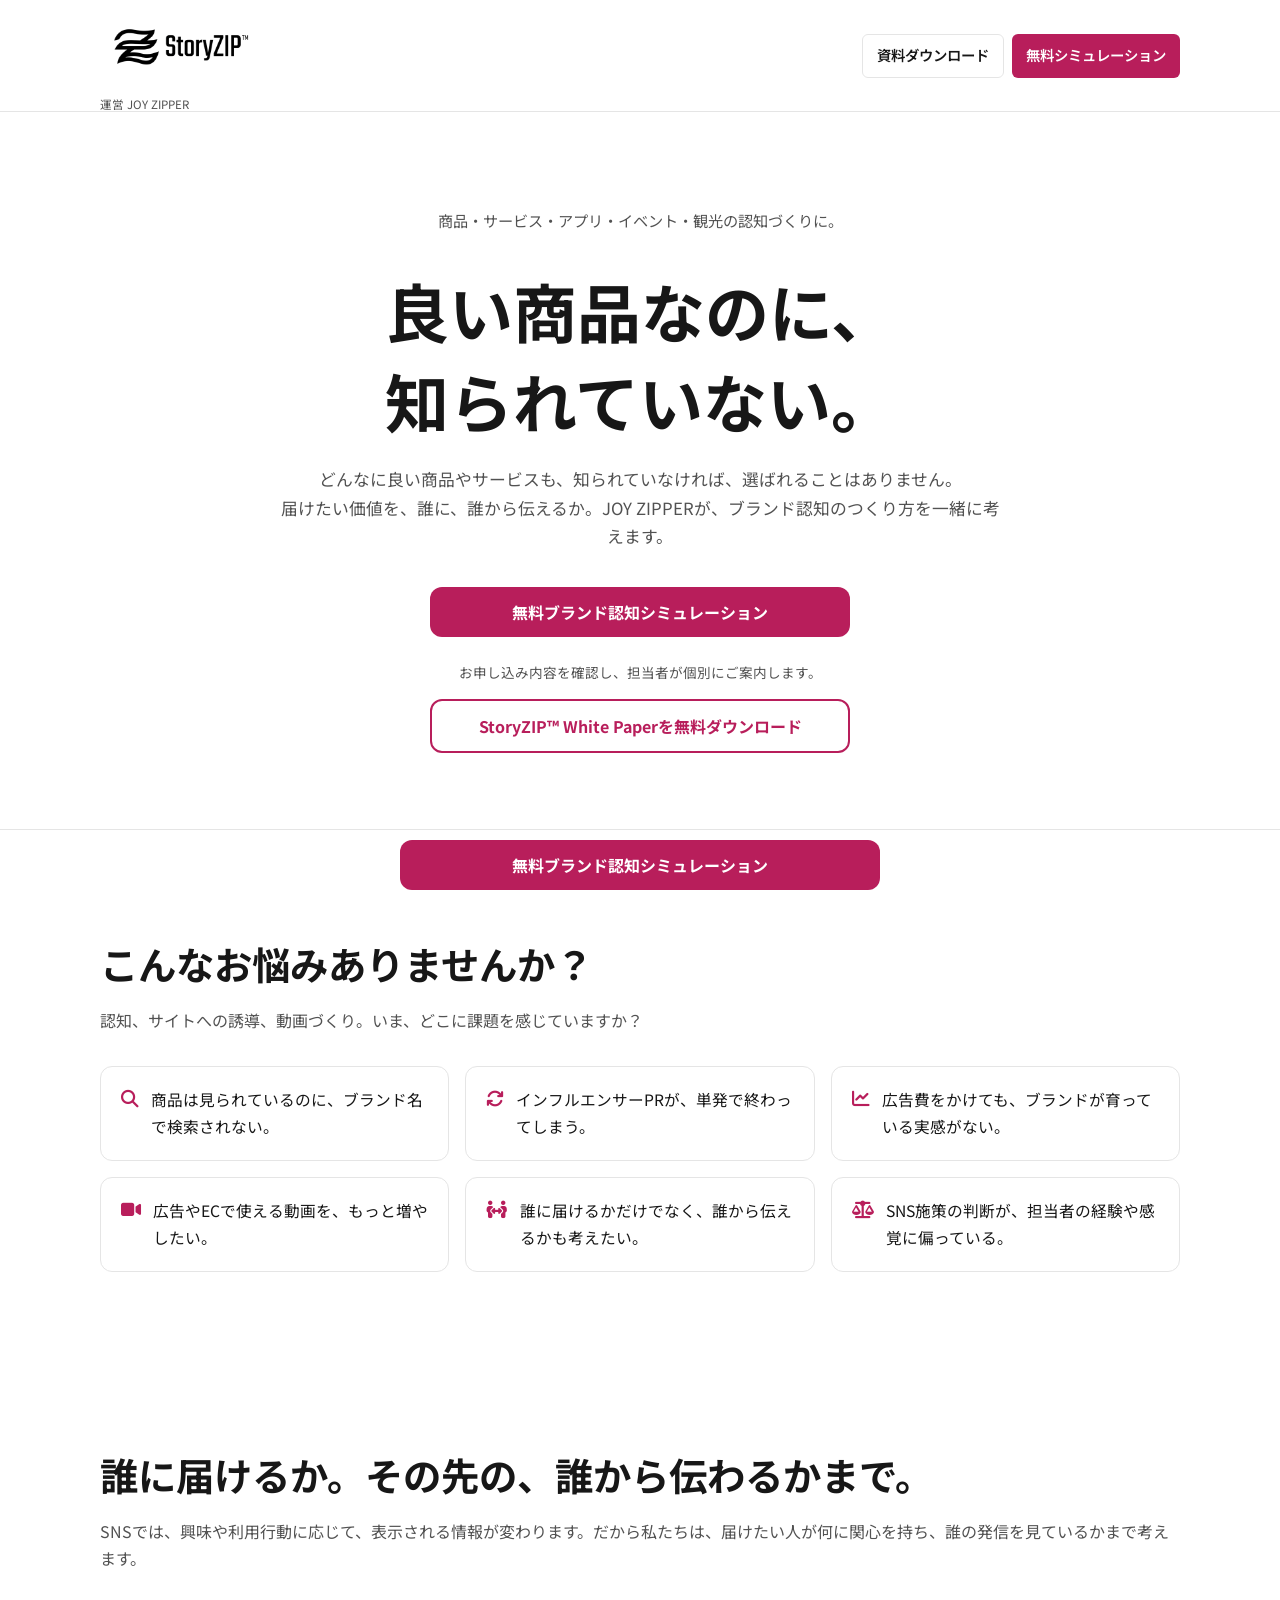
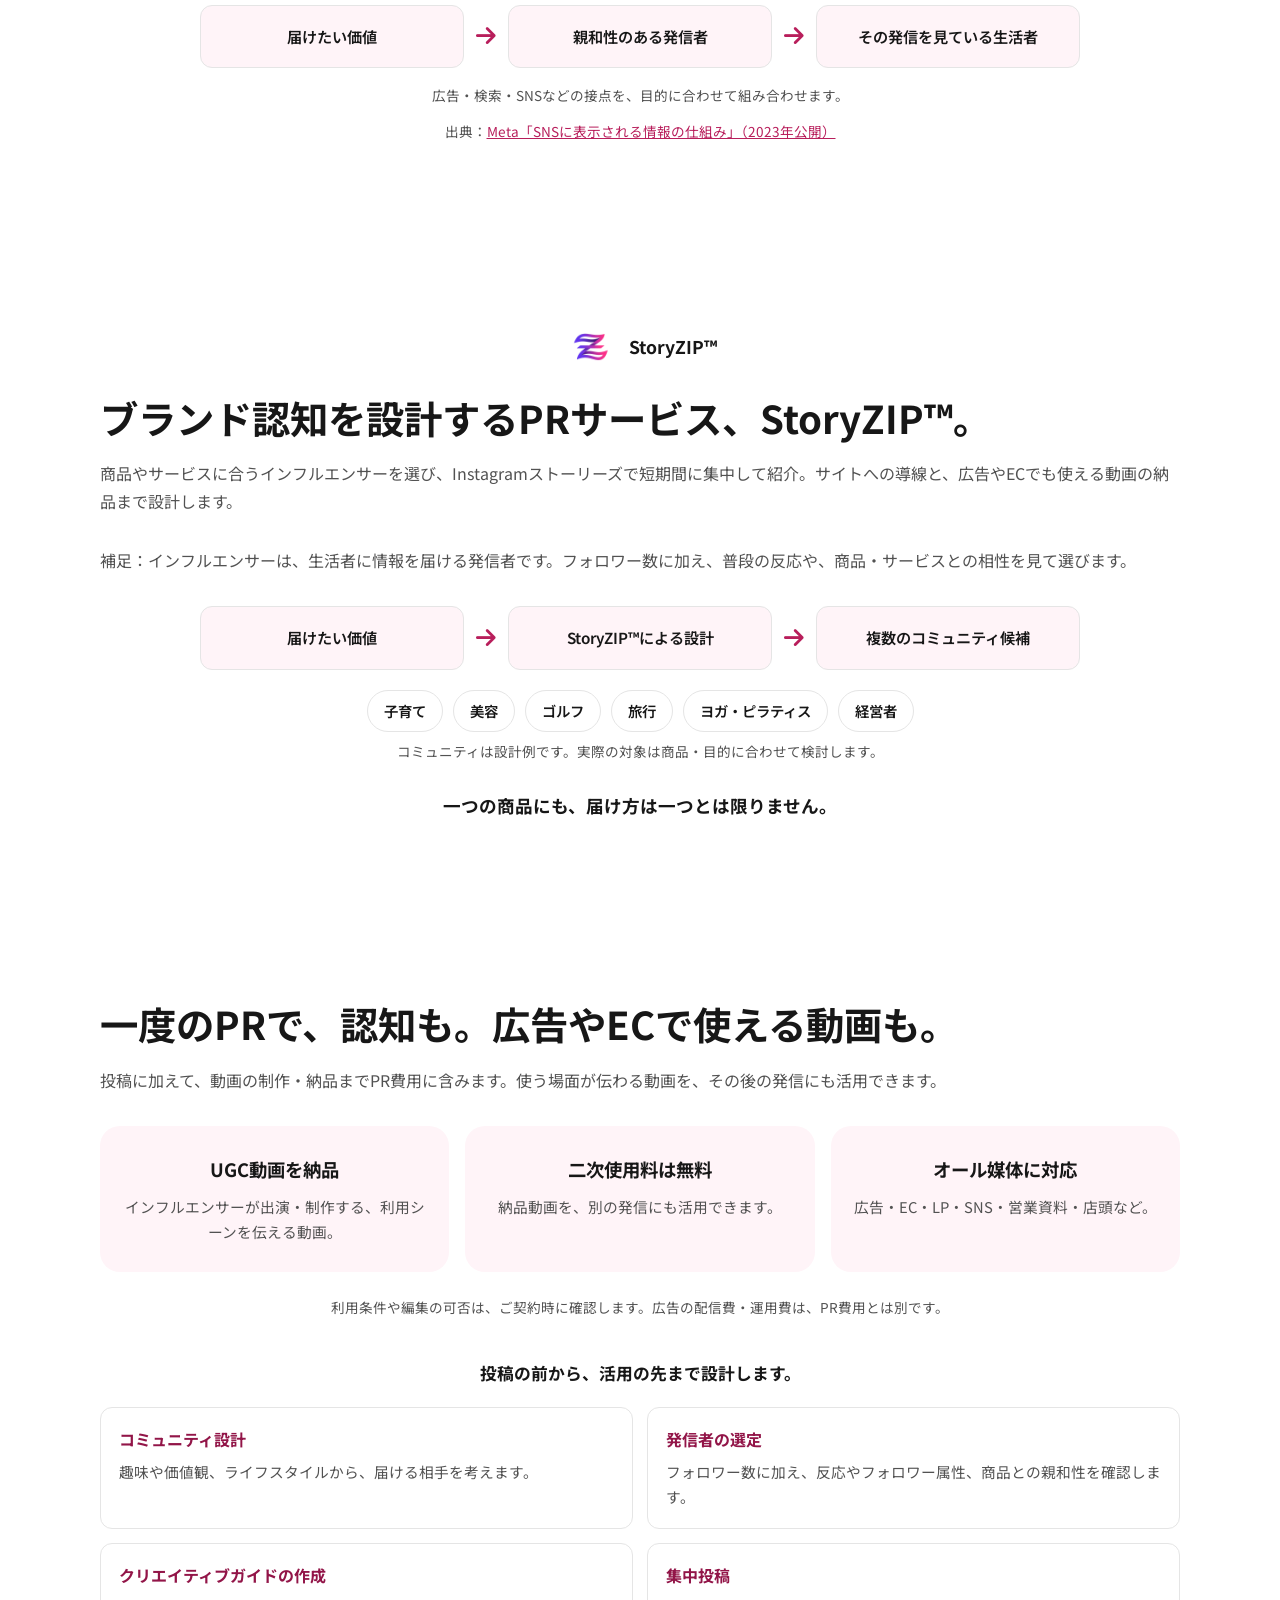
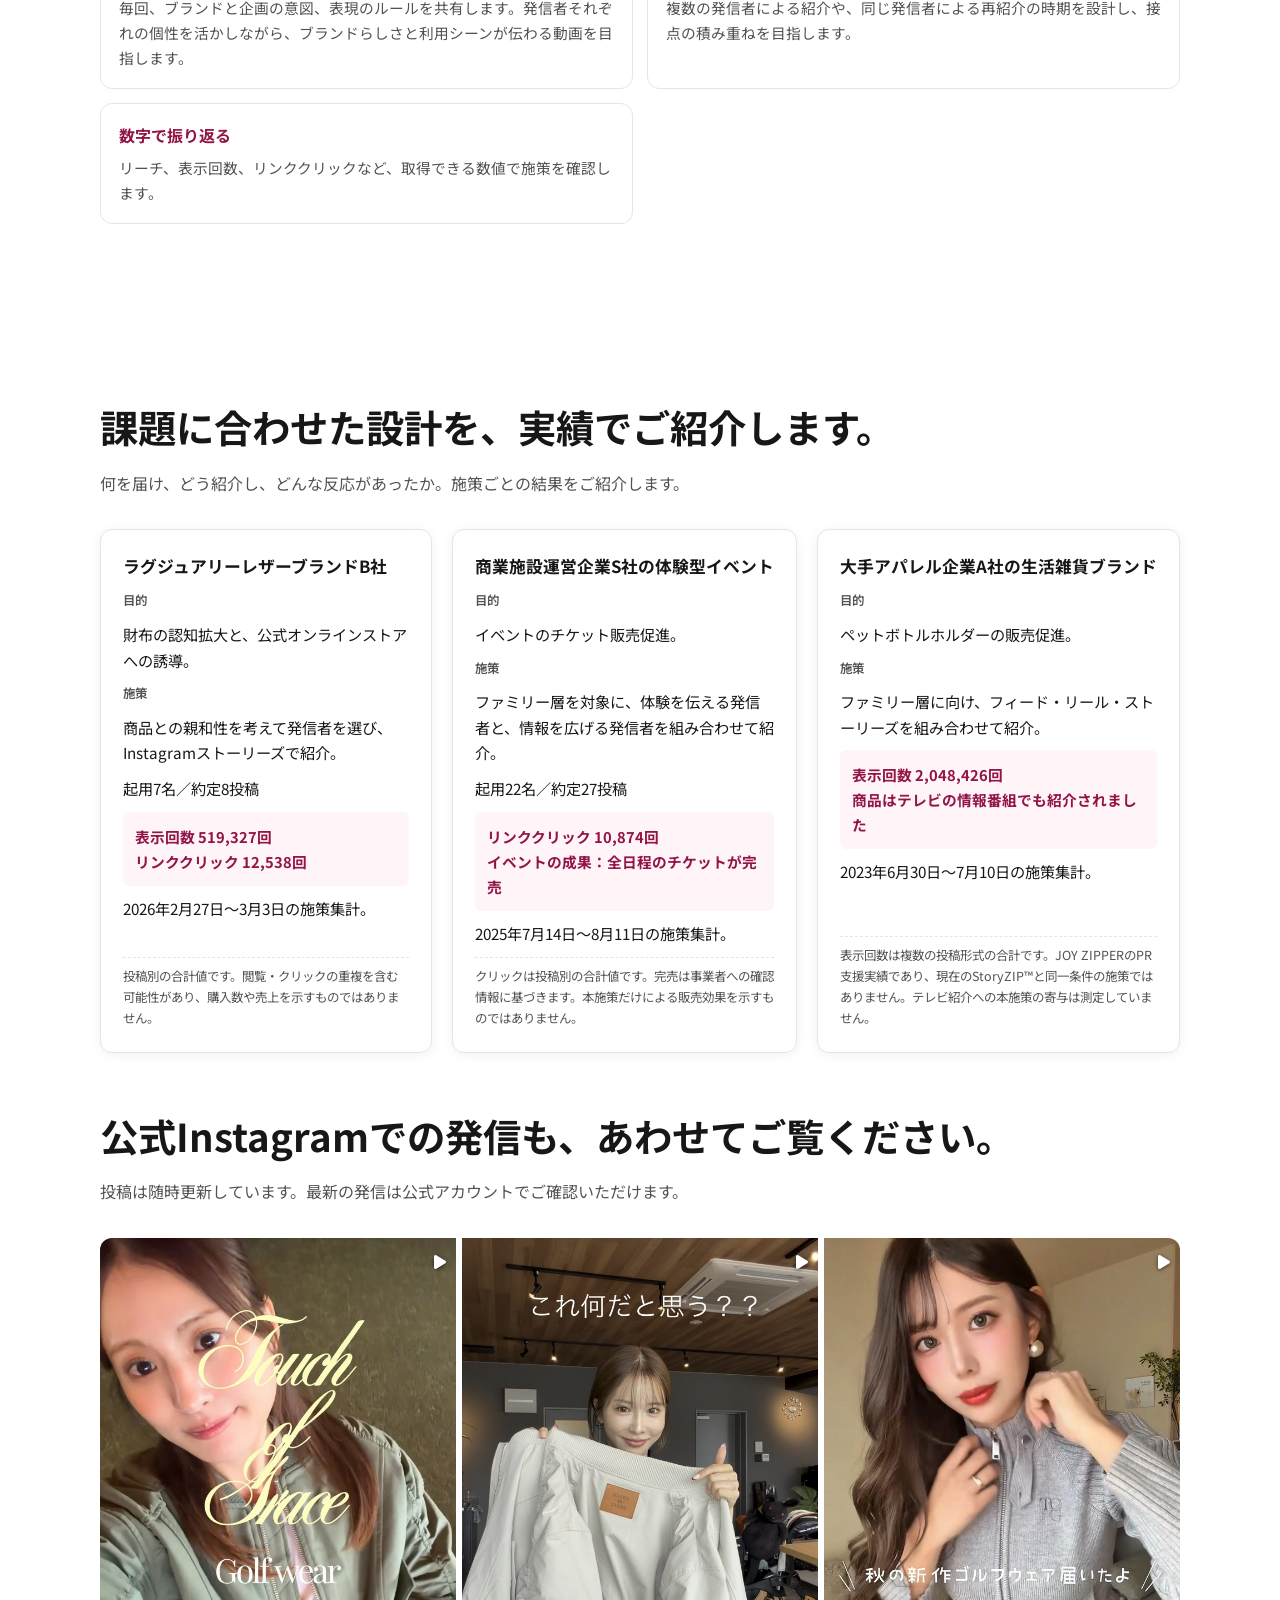
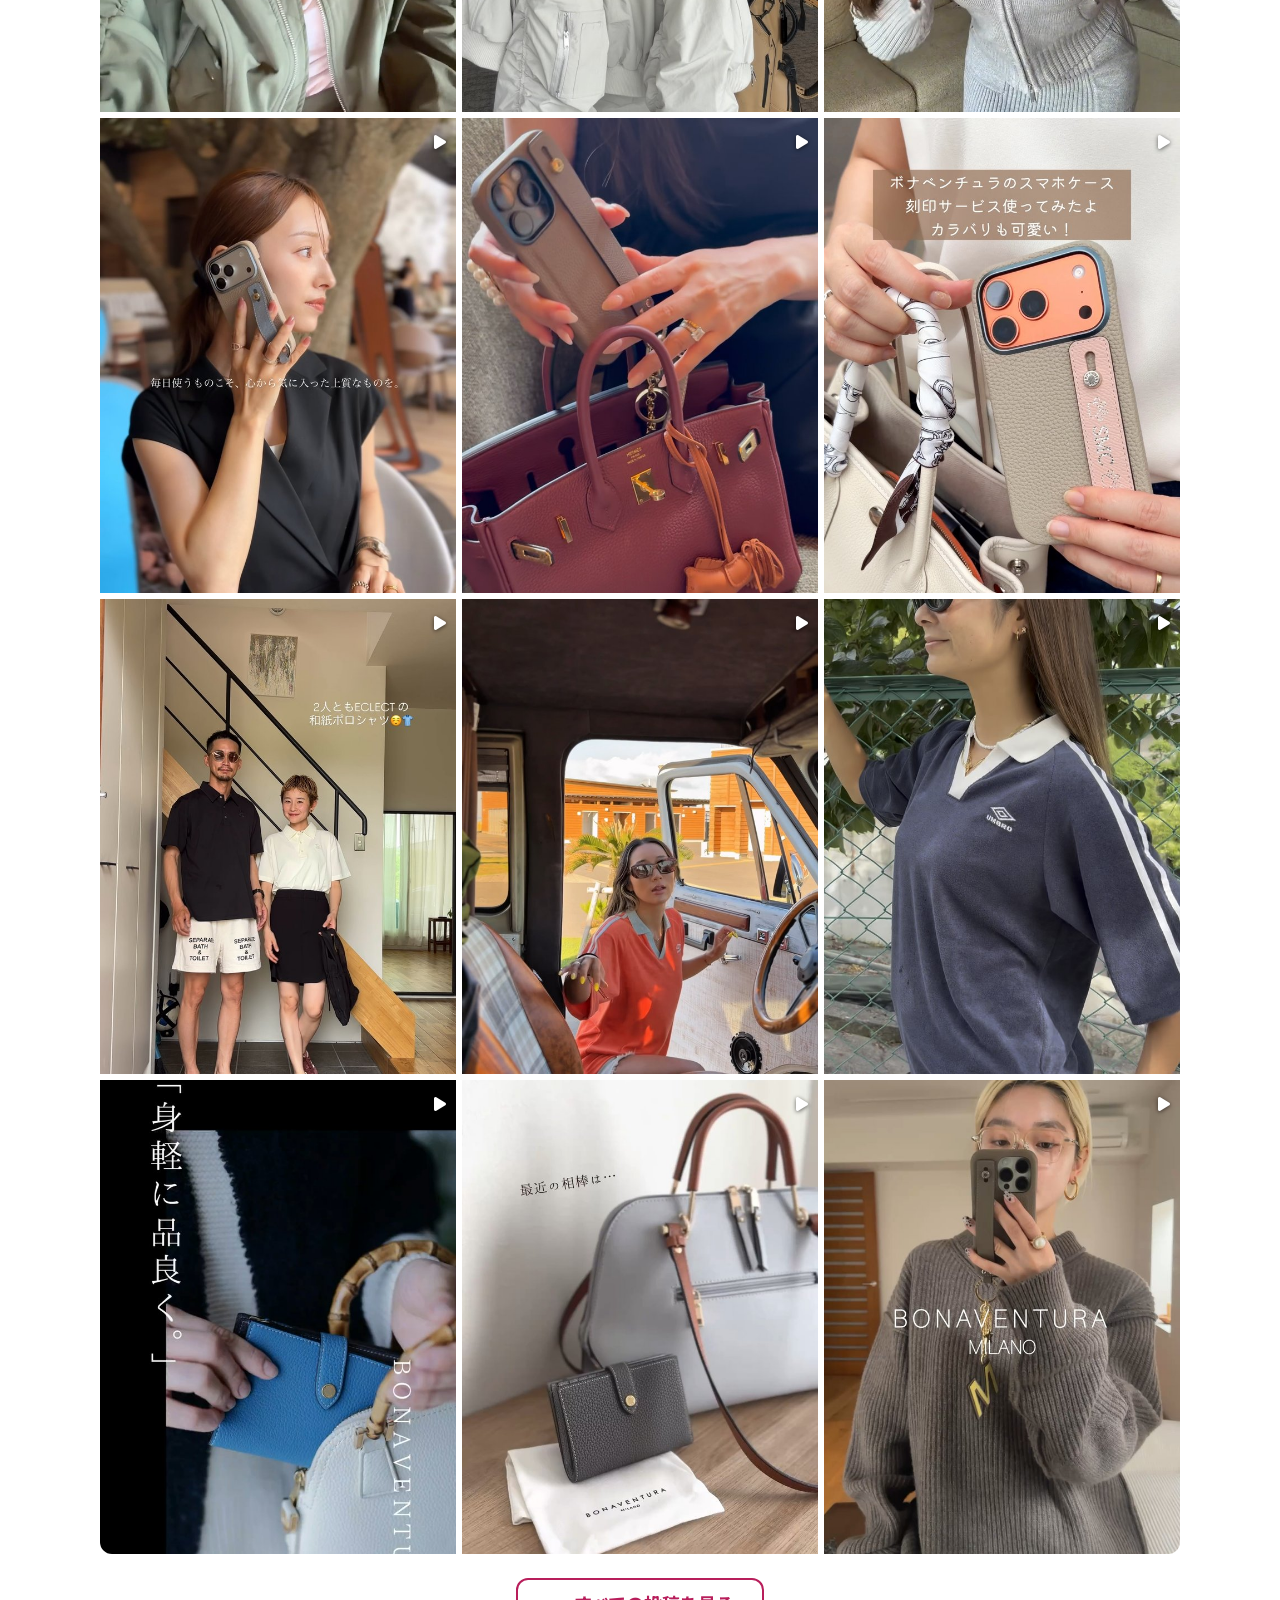
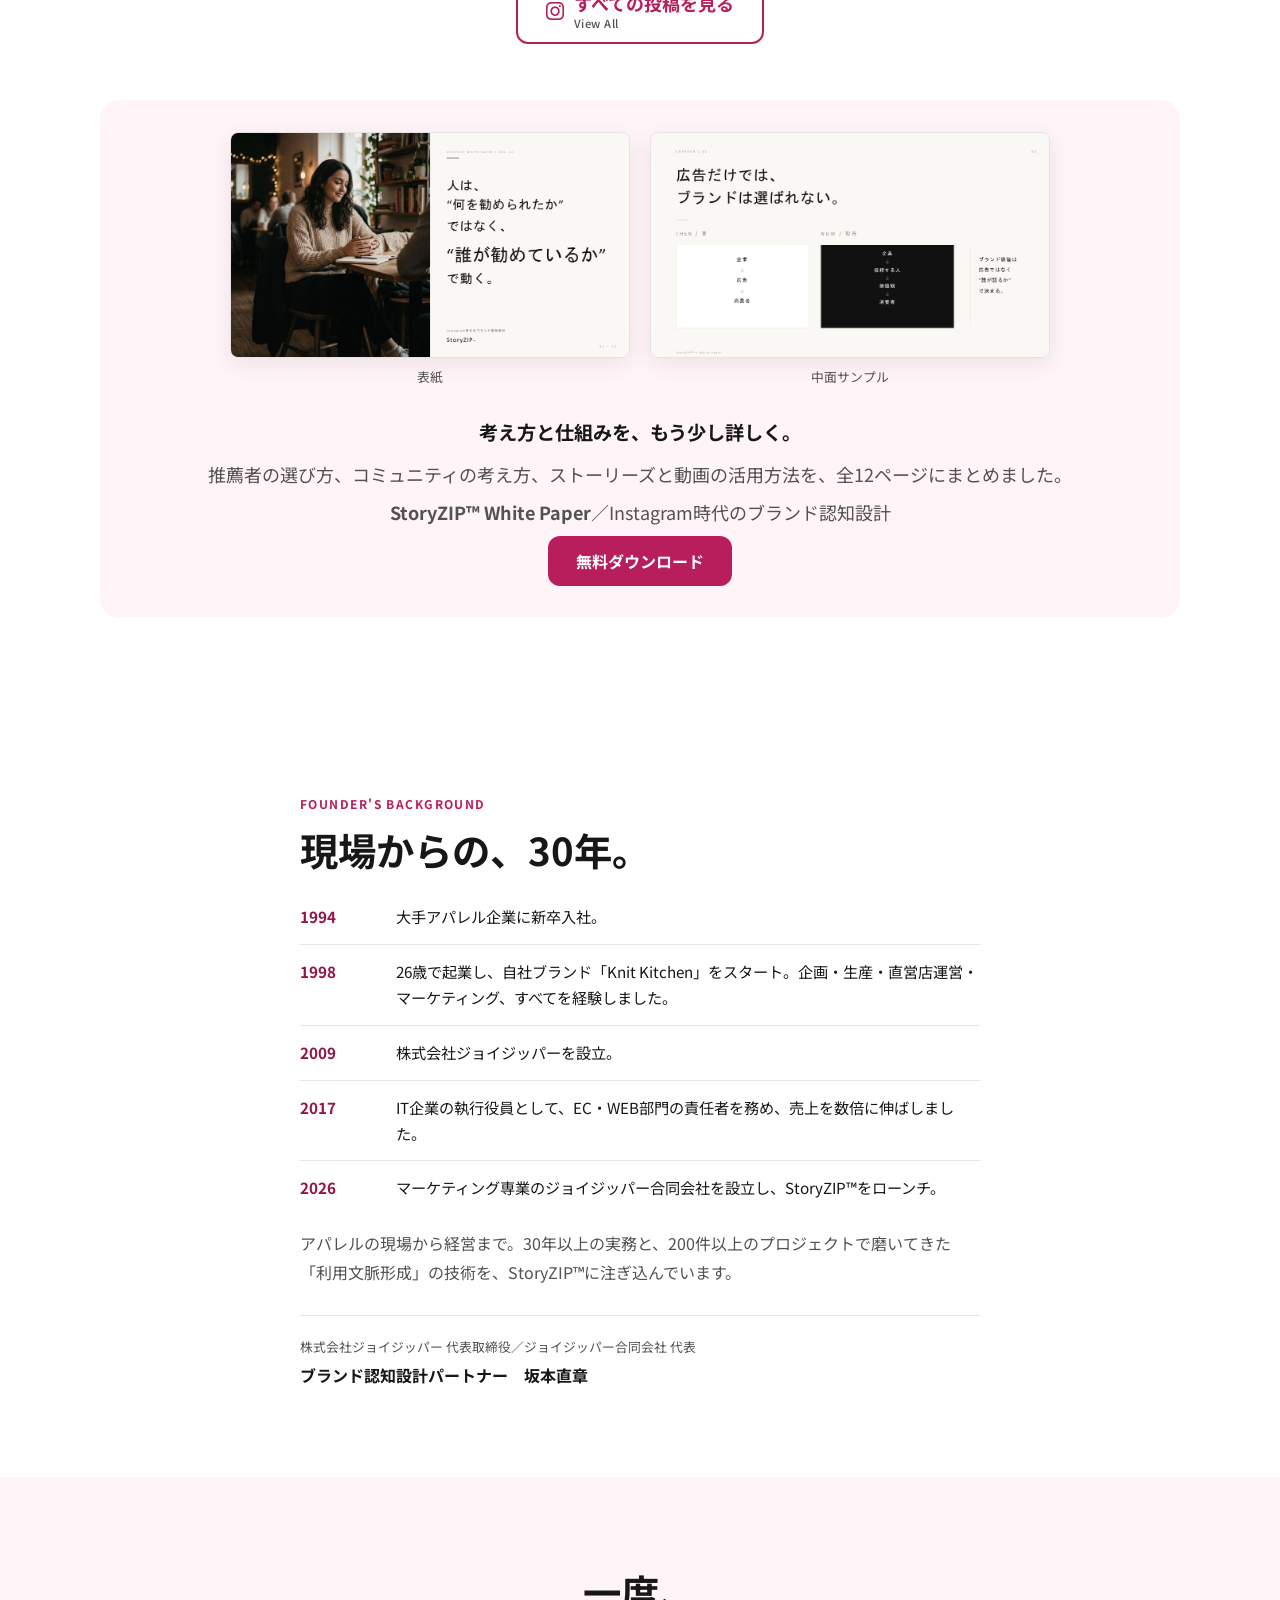
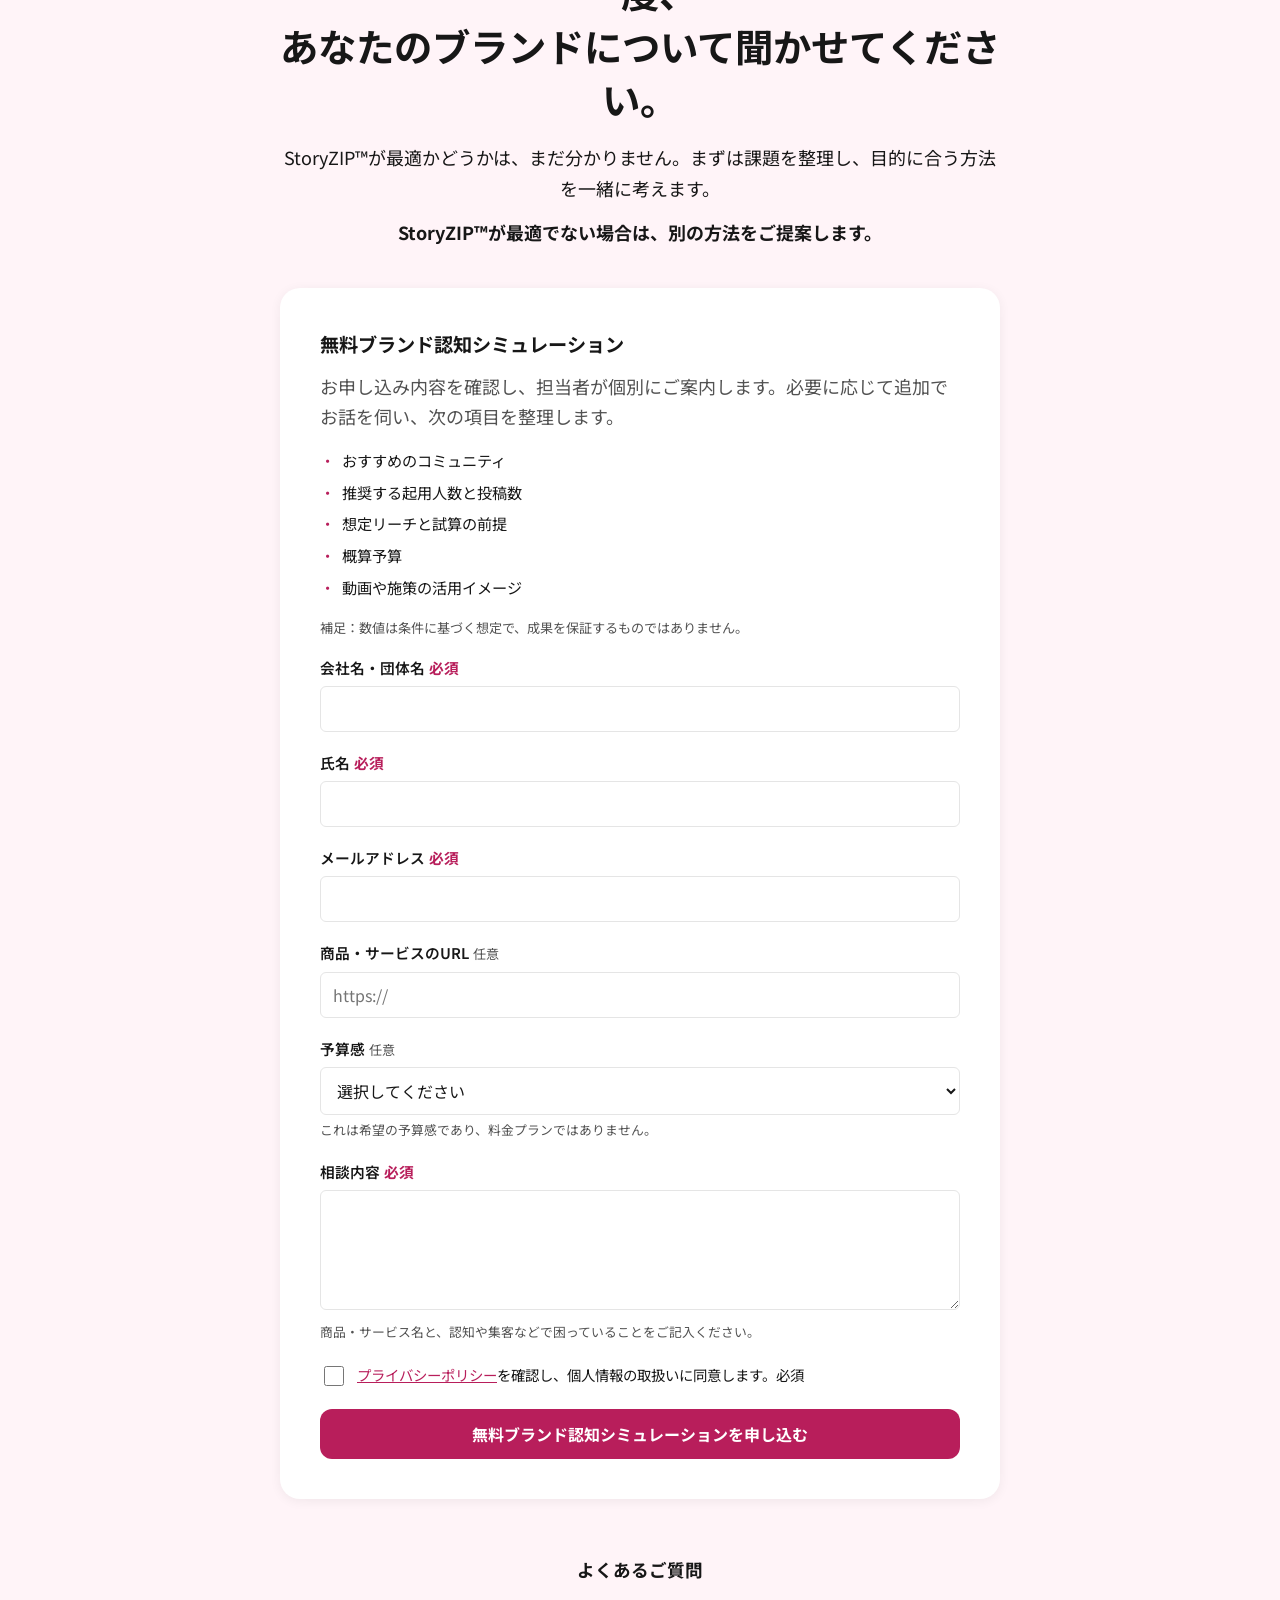
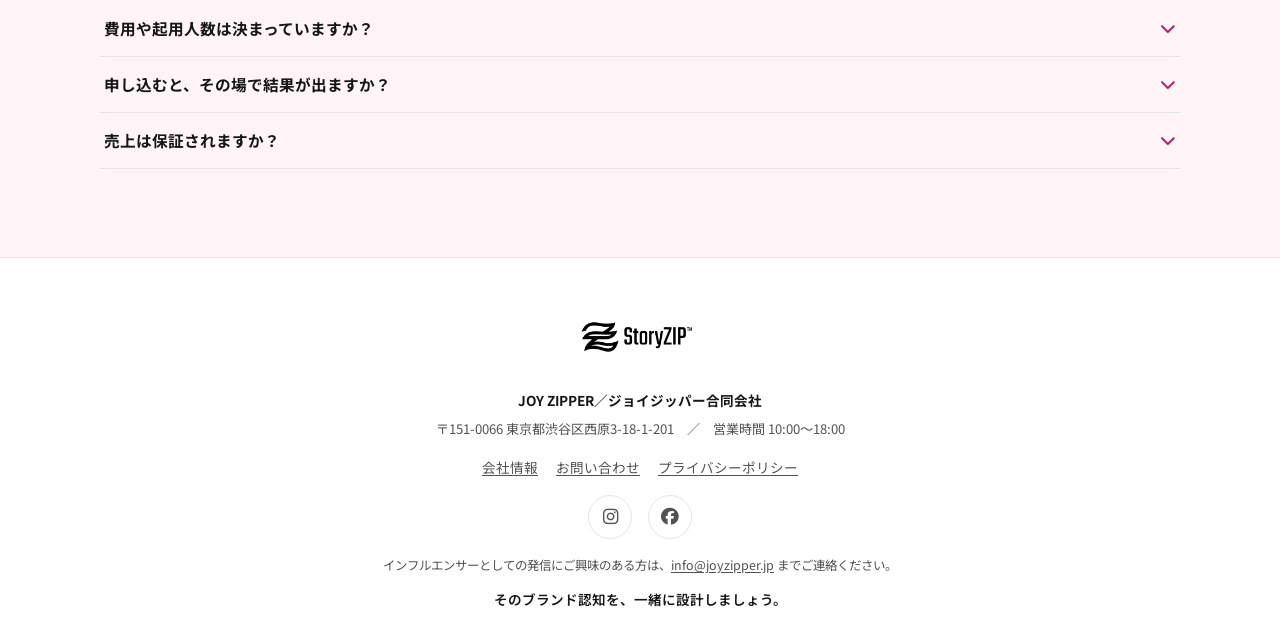
<file: public/index.html>
<!DOCTYPE html>
<html lang="ja">
<head>
<meta charset="UTF-8">
<meta name="viewport" content="width=device-width, initial-scale=1.0">
<title>StoryZIP™︎｜ブランド認知を設計するPRサービス｜JOY ZIPPER</title>
<meta name="description" content="届けたい価値を、誰に、誰から伝えるか。StoryZIP™︎は、InstagramストーリーズによるPRと動画納品を通じて、商品・サービスの認知づくりを支援します。">

<!--
  【公開URL】現行LP（https://lp.joyzipper.jp/）から引き継いだ確定値です。
-->
<link rel="canonical" href="https://lp.joyzipper.jp/">
<meta property="og:type" content="website">
<meta property="og:url" content="https://lp.joyzipper.jp/">
<meta property="og:title" content="StoryZIP™︎｜ブランド認知を設計するPRサービス｜JOY ZIPPER">
<meta property="og:description" content="届けたい価値を、誰に、誰から伝えるか。StoryZIP™︎は、InstagramストーリーズによるPRと動画納品を通じて、商品・サービスの認知づくりを支援します。">
<!--
  【OG画像について】現行LPには og:image として images/ogp-image-new.jpg?v=20250526v3 の指定がありますが、
  旧訴求（本改修で刷新した文言）との整合を確認できていないため、今回は意図的に og:image を設定していません。
  画像の内容が新原稿と整合すると確認できた時点で追加してください（README参照）。
-->
<link rel="icon" href="/favicon.ico" sizes="any">
<link rel="icon" type="image/png" sizes="32x32" href="assets/favicon/favicon-32.png">
<link rel="icon" type="image/png" sizes="16x16" href="assets/favicon/favicon-16.png">
<link rel="icon" type="image/png" sizes="192x192" href="assets/favicon/favicon-192.png">
<link rel="apple-touch-icon" sizes="180x180" href="assets/favicon/apple-touch-icon.png">

<link rel="preconnect" href="https://fonts.googleapis.com">
<link rel="preconnect" href="https://fonts.gstatic.com" crossorigin>
<link href="https://fonts.googleapis.com/css2?family=Noto+Sans+JP:wght@400;500;600;700;900&display=swap" rel="stylesheet">
<link rel="stylesheet" href="https://cdn.jsdelivr.net/npm/@fortawesome/fontawesome-free@6.4.0/css/all.min.css">
<link rel="stylesheet" href="css/style.css">

<!--
  【GA4 / Meta 計測】
  実際の初期化処理は js/analytics-init.js に一本化しています（本HTML内にgtag設定は置きません）。
  安全策として、本番ドメイン（lp.joyzipper.jp）以外での表示では外部送信を行いません。
  詳細はjs/analytics-init.js内のコメントとREADMEを参照してください。
-->
<script src="js/analytics-init.js" defer></script>
</head>
<body>
<a href="#main-content" class="skip-link">本文へスキップ</a>

<!-- ============================================================
     Header
     ============================================================ -->
<header class="site-header">
  <div class="container">
    <a href="#main-content" class="site-logo" aria-label="StoryZIP™︎ トップへ戻る">
      <img src="assets/logos/storyzip-horizontal-black-removebg.png" alt="StoryZIP™︎" class="site-logo-img">
      <span class="logo-sub">運営 JOY ZIPPER</span>
    </a>
    <nav class="site-nav" aria-label="グローバルナビゲーション">
      <a href="whitepaper.html" class="nav-secondary" data-open-whitepaper-modal data-cta-type="whitepaper" data-cta-position="header">資料ダウンロード</a>
      <a href="#consultation-form" class="nav-primary" data-cta-type="consultation" data-cta-position="header">無料シミュレーション</a>
    </nav>
  </div>
</header>

<main id="main-content">

  <!-- ============================================================
       S1 Hero
       ============================================================ -->
  <section class="hero" id="hero" data-section-view="S1">
    <div class="container">
      <p class="hero-target">商品・サービス・アプリ・イベント・観光の認知づくりに。</p>
      <h1 class="hero-headline">良い商品なのに、知られていない。</h1>
      <p class="hero-sub">
        どんなに良い商品やサービスも、知られていなければ、選ばれることはありません。<br>
        届けたい価値を、誰に、誰から伝えるか。JOY ZIPPERが、ブランド認知のつくり方を一緒に考えます。
      </p>
      <div class="hero-actions">
        <a href="#consultation-form" class="btn btn-primary" data-cta-type="consultation" data-cta-position="hero">無料ブランド認知シミュレーション</a>
        <p class="btn-note">お申し込み内容を確認し、担当者が個別にご案内します。</p>
        <a href="whitepaper.html" class="btn btn-secondary" data-open-whitepaper-modal data-cta-type="whitepaper" data-cta-position="hero">StoryZIP™︎ White Paperを無料ダウンロード</a>
      </div>
    </div>
  </section>

  <!-- ============================================================
       S2 課題
       ============================================================ -->
  <section id="problem" data-section-view="S2">
    <div class="container">
      <h2 class="section-heading">こんなお悩みありませんか？</h2>
      <p class="section-lead">認知、サイトへの誘導、動画づくり。いま、どこに課題を感じていますか？</p>
      <ul class="problem-grid">
        <li class="problem-card">
          <i class="fas fa-magnifying-glass problem-icon" aria-hidden="true"></i>
          <p>商品は見られているのに、ブランド名で検索されない。</p>
        </li>
        <li class="problem-card">
          <i class="fas fa-arrows-rotate problem-icon" aria-hidden="true"></i>
          <p>インフルエンサーPRが、単発で終わってしまう。</p>
        </li>
        <li class="problem-card">
          <i class="fas fa-chart-line problem-icon" aria-hidden="true"></i>
          <p>広告費をかけても、ブランドが育っている実感がない。</p>
        </li>
        <li class="problem-card">
          <i class="fas fa-video problem-icon" aria-hidden="true"></i>
          <p>広告やECで使える動画を、もっと増やしたい。</p>
        </li>
        <li class="problem-card">
          <i class="fas fa-people-arrows problem-icon" aria-hidden="true"></i>
          <p>誰に届けるかだけでなく、誰から伝えるかも考えたい。</p>
        </li>
        <li class="problem-card">
          <i class="fas fa-scale-balanced problem-icon" aria-hidden="true"></i>
          <p>SNS施策の判断が、担当者の経験や感覚に偏っている。</p>
        </li>
      </ul>
    </div>
  </section>

  <!-- ============================================================
       S3 時代の変化
       ============================================================ -->
  <section id="context" data-section-view="S3">
    <div class="container">
      <h2 class="section-heading">誰に届けるか。その先の、誰から伝わるかまで。</h2>
      <p class="section-lead">
        SNSでは、興味や利用行動に応じて、表示される情報が変わります。だから私たちは、届けたい人が何に関心を持ち、誰の発信を見ているかまで考えます。
      </p>

      <div class="diagram" role="img" aria-label="届けたい価値から、親和性のある発信者を経て、その発信を見ている生活者に届くまでの図">
        <div class="diagram-node">届けたい価値</div>
        <div class="diagram-arrow"><i class="fas fa-arrow-right" aria-hidden="true"></i></div>
        <div class="diagram-node">親和性のある発信者</div>
        <div class="diagram-arrow"><i class="fas fa-arrow-right" aria-hidden="true"></i></div>
        <div class="diagram-node">その発信を見ている生活者</div>
      </div>
      <p class="diagram-caption">広告・検索・SNSなどの接点を、目的に合わせて組み合わせます。</p>
      <p class="diagram-source">
        出典：<a href="https://about.fb.com/news/2023/06/how-ai-ranks-content-on-facebook-and-instagram/amp/" target="_blank" rel="noopener noreferrer">Meta「SNSに表示される情報の仕組み」（2023年公開）</a>
      </p>
    </div>
  </section>

  <!-- ============================================================
       S4 StoryZIP™︎（サービス）
       ============================================================ -->
  <section id="service" data-section-view="S4">
    <div class="container">
      <div class="service-brand-line">
        <img src="assets/logos/storyzip-mark-color-removebg.png" alt="" class="service-brand-mark">
        <span class="service-brand-name">StoryZIP™︎</span>
      </div>
      <h2 class="section-heading">ブランド認知を設計するPRサービス、StoryZIP™︎。</h2>
      <p class="section-lead">
        商品やサービスに合うインフルエンサーを選び、Instagramストーリーズで短期間に集中して紹介。サイトへの導線と、広告やECでも使える動画の納品まで設計します。
      </p>
      <p class="section-lead">
        補足：インフルエンサーは、生活者に情報を届ける発信者です。フォロワー数に加え、普段の反応や、商品・サービスとの相性を見て選びます。
      </p>

      <div class="diagram" role="img" aria-label="届けたい価値からStoryZIPによる設計を経て、複数のコミュニティ候補へ広がる図">
        <div class="diagram-node">届けたい価値</div>
        <div class="diagram-arrow"><i class="fas fa-arrow-right" aria-hidden="true"></i></div>
        <div class="diagram-node">StoryZIP™︎による設計</div>
        <div class="diagram-arrow"><i class="fas fa-arrow-right" aria-hidden="true"></i></div>
        <div class="diagram-node">複数のコミュニティ候補</div>
      </div>
      <div class="community-chips">
        <span class="community-chip">子育て</span>
        <span class="community-chip">美容</span>
        <span class="community-chip">ゴルフ</span>
        <span class="community-chip">旅行</span>
        <span class="community-chip">ヨガ・ピラティス</span>
        <span class="community-chip">経営者</span>
      </div>
      <p class="diagram-caption">コミュニティは設計例です。実際の対象は商品・目的に合わせて検討します。</p>
      <p class="section-closing">一つの商品にも、届け方は一つとは限りません。</p>
    </div>
  </section>

  <!-- ============================================================
       S5 USP
       ============================================================ -->
  <section id="usp" data-section-view="S5">
    <div class="container">
      <h2 class="section-heading">一度のPRで、認知も。広告やECで使える動画も。</h2>
      <p class="section-lead">
        投稿に加えて、動画の制作・納品までPR費用に含みます。使う場面が伝わる動画を、その後の発信にも活用できます。
      </p>

      <div class="usp-highlights">
        <div class="usp-highlight-card">
          <h3>UGC動画を納品</h3>
          <p>インフルエンサーが出演・制作する、利用シーンを伝える動画。</p>
        </div>
        <div class="usp-highlight-card">
          <h3>二次使用料は無料</h3>
          <p>納品動画を、別の発信にも活用できます。</p>
        </div>
        <div class="usp-highlight-card">
          <h3>オール媒体に対応</h3>
          <p>広告・EC・LP・SNS・営業資料・店頭など。</p>
        </div>
      </div>
      <p class="usp-condition-note">利用条件や編集の可否は、ご契約時に確認します。広告の配信費・運用費は、PR費用とは別です。</p>

      <p class="usp-sub-heading">投稿の前から、活用の先まで設計します。</p>
      <div class="usp-sub-list">
        <div class="usp-sub-item">
          <h4>コミュニティ設計</h4>
          <p>趣味や価値観、ライフスタイルから、届ける相手を考えます。</p>
        </div>
        <div class="usp-sub-item">
          <h4>発信者の選定</h4>
          <p>フォロワー数に加え、反応やフォロワー属性、商品との親和性を確認します。</p>
        </div>
        <div class="usp-sub-item">
          <h4>クリエイティブガイドの作成</h4>
          <p>毎回、ブランドと企画の意図、表現のルールを共有します。発信者それぞれの個性を活かしながら、ブランドらしさと利用シーンが伝わる動画を目指します。</p>
        </div>
        <div class="usp-sub-item">
          <h4>集中投稿</h4>
          <p>複数の発信者による紹介や、同じ発信者による再紹介の時期を設計し、接点の積み重ねを目指します。</p>
        </div>
        <div class="usp-sub-item">
          <h4>数字で振り返る</h4>
          <p>リーチ、表示回数、リンククリックなど、取得できる数値で施策を確認します。</p>
        </div>
      </div>
    </div>
  </section>

  <!-- ============================================================
       S6 実績とWhite Paper
       ============================================================ -->
  <section id="results" data-section-view="S6">
    <div class="container">

      <!--
        事例ブロック：published:true の事例が1件以上ある時だけ、js/case-render.js が
        block.hidden = false にして見出し・リード文・カード欄をまとめて表示します。
        0件の場合は本ブロック自体を非表示にし、「準備中」等の文言も出しません（修正指示 1）。
      -->
      <div class="case-studies-block" id="case-studies-block" hidden>
        <h2 class="section-heading">課題に合わせた設計を、実績でご紹介します。</h2>
        <p class="section-lead">何を届け、どう紹介し、どんな反応があったか。施策ごとの結果をご紹介します。</p>

        <div class="case-grid" id="case-grid" aria-live="polite">
          <!-- js/case-render.js が data/cases.json（公開対象のみ）を読み込んで描画します -->
        </div>

        <!-- 動画ギャラリー：videos が空の間は js が非表示のままにします -->
        <div class="video-gallery-section" id="video-gallery-section" hidden>
          <h3 class="usp-sub-heading">投稿のあとも、動画を活用できます。</h3>
          <p class="section-lead" style="text-align:center;">利用シーンを伝える動画を、広告・EC・SNS・店頭などへ。</p>
          <div class="video-gallery-grid" id="video-gallery-grid"></div>
        </div>
      </div>

      <!-- ============================================================
           公式Instagram発信グリッド（2026-10-27追加）
           投稿は固定12件の手動掲載（自動フィードではない）。新しい投稿が増えたら
           images/instagram/ に正方形加工済み画像を追加し、このブロックに1件差し込む運用。
           ============================================================ -->
      <div class="ig-feed-block" id="ig-feed-block">
        <h2 class="section-heading">公式Instagramでの発信も、あわせてご覧ください。</h2>
        <p class="section-lead">投稿は随時更新しています。最新の発信は公式アカウントでご確認いただけます。</p>

        <div class="ig-feed-grid">
          <a class="ig-feed-item" href="https://www.instagram.com/p/DeHH4oBpy95/" target="_blank" rel="noopener noreferrer" aria-label="Instagramの投稿を見る（新しいタブで開く）">
            <img src="images/instagram/ig-01.jpg" alt="StoryZIP™︎ 公式Instagram投稿" width="640" height="853" loading="lazy">
            <span class="ig-feed-badge"><i class="fas fa-play" aria-hidden="true"></i></span>
            <span class="ig-feed-overlay"><i class="fab fa-instagram" aria-hidden="true"></i>Instagramで見る</span>
          </a>
          <a class="ig-feed-item" href="https://www.instagram.com/p/DeHHkZzpvmg/" target="_blank" rel="noopener noreferrer" aria-label="Instagramの投稿を見る（新しいタブで開く）">
            <img src="images/instagram/ig-02.jpg" alt="StoryZIP™︎ 公式Instagram投稿" width="640" height="853" loading="lazy">
            <span class="ig-feed-badge"><i class="fas fa-play" aria-hidden="true"></i></span>
            <span class="ig-feed-overlay"><i class="fab fa-instagram" aria-hidden="true"></i>Instagramで見る</span>
          </a>
          <a class="ig-feed-item" href="https://www.instagram.com/p/Dd8nmgWJeYh/" target="_blank" rel="noopener noreferrer" aria-label="Instagramの投稿を見る（新しいタブで開く）">
            <img src="images/instagram/ig-03.jpg" alt="StoryZIP™︎ 公式Instagram投稿" width="640" height="853" loading="lazy">
            <span class="ig-feed-badge"><i class="fas fa-play" aria-hidden="true"></i></span>
            <span class="ig-feed-overlay"><i class="fab fa-instagram" aria-hidden="true"></i>Instagramで見る</span>
          </a>
          <a class="ig-feed-item" href="https://www.instagram.com/p/DdRQGc-p4Xj/" target="_blank" rel="noopener noreferrer" aria-label="Instagramの投稿を見る（新しいタブで開く）">
            <img src="images/instagram/ig-04.jpg" alt="StoryZIP™︎ 公式Instagram投稿" width="640" height="853" loading="lazy">
            <span class="ig-feed-badge"><i class="fas fa-play" aria-hidden="true"></i></span>
            <span class="ig-feed-overlay"><i class="fab fa-instagram" aria-hidden="true"></i>Instagramで見る</span>
          </a>
          <a class="ig-feed-item" href="https://www.instagram.com/p/DdRP-REpzoZ/" target="_blank" rel="noopener noreferrer" aria-label="Instagramの投稿を見る（新しいタブで開く）">
            <img src="images/instagram/ig-05.jpg" alt="StoryZIP™︎ 公式Instagram投稿" width="640" height="853" loading="lazy">
            <span class="ig-feed-badge"><i class="fas fa-play" aria-hidden="true"></i></span>
            <span class="ig-feed-overlay"><i class="fab fa-instagram" aria-hidden="true"></i>Instagramで見る</span>
          </a>
          <a class="ig-feed-item" href="https://www.instagram.com/p/DdRPxnkJXdQ/" target="_blank" rel="noopener noreferrer" aria-label="Instagramの投稿を見る（新しいタブで開く）">
            <img src="images/instagram/ig-06.jpg" alt="StoryZIP™︎ 公式Instagram投稿" width="640" height="853" loading="lazy">
            <span class="ig-feed-badge"><i class="fas fa-play" aria-hidden="true"></i></span>
            <span class="ig-feed-overlay"><i class="fab fa-instagram" aria-hidden="true"></i>Instagramで見る</span>
          </a>
          <a class="ig-feed-item" href="https://www.instagram.com/p/DcQalh2pwa-/" target="_blank" rel="noopener noreferrer" aria-label="Instagramの投稿を見る（新しいタブで開く）">
            <img src="images/instagram/ig-07.jpg" alt="StoryZIP™︎ 公式Instagram投稿" width="640" height="853" loading="lazy">
            <span class="ig-feed-badge"><i class="fas fa-play" aria-hidden="true"></i></span>
            <span class="ig-feed-overlay"><i class="fab fa-instagram" aria-hidden="true"></i>Instagramで見る</span>
          </a>
          <a class="ig-feed-item" href="https://www.instagram.com/p/DcQaUyWpJFs/" target="_blank" rel="noopener noreferrer" aria-label="Instagramの投稿を見る（新しいタブで開く）">
            <img src="images/instagram/ig-08.jpg" alt="StoryZIP™︎ 公式Instagram投稿" width="640" height="853" loading="lazy">
            <span class="ig-feed-badge"><i class="fas fa-play" aria-hidden="true"></i></span>
            <span class="ig-feed-overlay"><i class="fab fa-instagram" aria-hidden="true"></i>Instagramで見る</span>
          </a>
          <a class="ig-feed-item" href="https://www.instagram.com/p/DcQaMzuJQx_/" target="_blank" rel="noopener noreferrer" aria-label="Instagramの投稿を見る（新しいタブで開く）">
            <img src="images/instagram/ig-09.jpg" alt="StoryZIP™︎ 公式Instagram投稿" width="640" height="853" loading="lazy">
            <span class="ig-feed-badge"><i class="fas fa-play" aria-hidden="true"></i></span>
            <span class="ig-feed-overlay"><i class="fab fa-instagram" aria-hidden="true"></i>Instagramで見る</span>
          </a>
          <a class="ig-feed-item" href="https://www.instagram.com/p/DXJ3SfGCXg1/" target="_blank" rel="noopener noreferrer" aria-label="Instagramの投稿を見る（新しいタブで開く）">
            <img src="images/instagram/ig-10.jpg" alt="StoryZIP™︎ 公式Instagram投稿" width="640" height="853" loading="lazy">
            <span class="ig-feed-badge"><i class="fas fa-play" aria-hidden="true"></i></span>
            <span class="ig-feed-overlay"><i class="fab fa-instagram" aria-hidden="true"></i>Instagramで見る</span>
          </a>
          <a class="ig-feed-item" href="https://www.instagram.com/p/DXJ2eTqiRLb/" target="_blank" rel="noopener noreferrer" aria-label="Instagramの投稿を見る（新しいタブで開く）">
            <img src="images/instagram/ig-11.jpg" alt="StoryZIP™︎ 公式Instagram投稿" width="640" height="853" loading="lazy">
            <span class="ig-feed-badge"><i class="fas fa-play" aria-hidden="true"></i></span>
            <span class="ig-feed-overlay"><i class="fab fa-instagram" aria-hidden="true"></i>Instagramで見る</span>
          </a>
          <a class="ig-feed-item" href="https://www.instagram.com/p/DVvui1nCf60/" target="_blank" rel="noopener noreferrer" aria-label="Instagramの投稿を見る（新しいタブで開く）">
            <img src="images/instagram/ig-12.jpg" alt="StoryZIP™︎ 公式Instagram投稿" width="640" height="853" loading="lazy">
            <span class="ig-feed-badge"><i class="fas fa-play" aria-hidden="true"></i></span>
            <span class="ig-feed-overlay"><i class="fab fa-instagram" aria-hidden="true"></i>Instagramで見る</span>
          </a>
        </div>

        <a class="ig-feed-viewall" href="https://www.instagram.com/joyzipper_official/" target="_blank" rel="noopener noreferrer">
          <i class="fab fa-instagram" aria-hidden="true"></i>
          <span>すべての投稿を見る<small>View All</small></span>
        </a>
      </div>

      <div class="whitepaper-promo" id="whitepaper">
        <div class="whitepaper-previews">
          <figure><img src="assets/whitepaper-cover.png" alt="StoryZIP™︎ White Paper表紙：人は、何を勧められたかではなく、誰が勧めているかで動く。" width="1000" height="563" loading="lazy"><figcaption>表紙</figcaption></figure>
          <figure><img src="assets/whitepaper-sample.png" alt="中面サンプル：企業から広告を通じて届ける方法と、信頼する人を通じて届ける方法の比較" width="1000" height="563" loading="lazy"><figcaption>中面サンプル</figcaption></figure>
        </div>
        <h3>考え方と仕組みを、もう少し詳しく。</h3>
        <p>推薦者の選び方、コミュニティの考え方、ストーリーズと動画の活用方法を、全12ページにまとめました。</p>
        <p><strong>StoryZIP™︎ White Paper</strong>／Instagram時代のブランド認知設計</p>
        <a href="whitepaper.html" class="btn btn-primary" data-open-whitepaper-modal data-cta-type="whitepaper" data-cta-position="results">無料ダウンロード</a>
      </div>
    </div>
  </section>

  <!-- ============================================================
       S6B 代表者プロフィール（2026-10-27追加。顔写真なし、経歴テキストのみ）
       ============================================================ -->
  <section id="founder" data-section-view="S6B">
    <div class="container founder-block">
      <p class="founder-eyebrow">FOUNDER'S BACKGROUND</p>
      <h2 class="section-heading">現場からの、30年。</h2>

      <ul class="founder-timeline">
        <li><span class="founder-year">1994</span><span class="founder-event">大手アパレル企業に新卒入社。</span></li>
        <li><span class="founder-year">1998</span><span class="founder-event">26歳で起業し、自社ブランド「Knit Kitchen」をスタート。企画・生産・直営店運営・マーケティング、すべてを経験しました。</span></li>
        <li><span class="founder-year">2009</span><span class="founder-event">株式会社ジョイジッパーを設立。</span></li>
        <li><span class="founder-year">2017</span><span class="founder-event">IT企業の執行役員として、EC・WEB部門の責任者を務め、売上を数倍に伸ばしました。</span></li>
        <li><span class="founder-year">2026</span><span class="founder-event">マーケティング専業のジョイジッパー合同会社を設立し、StoryZIP™をローンチ。</span></li>
      </ul>

      <p class="founder-summary">アパレルの現場から経営まで。30年以上の実務と、200件以上のプロジェクトで磨いてきた「利用文脈形成」の技術を、StoryZIP™に注ぎ込んでいます。</p>

      <div class="founder-credit">
        <p class="founder-companies">株式会社ジョイジッパー 代表取締役／ジョイジッパー合同会社 代表</p>
        <p class="founder-title">ブランド認知設計パートナー　坂本直章</p>
      </div>
    </div>
  </section>

  <!-- ============================================================
       S7 CTA（相談フォーム）＋ FAQ
       ============================================================ -->
  <section class="cta-section" id="contact" data-section-view="S7">
    <div class="container">
      <div class="cta-intro">
        <h2 class="section-heading">一度、あなたのブランドについて聞かせてください。</h2>
        <p>StoryZIP™︎が最適かどうかは、まだ分かりません。まずは課題を整理し、目的に合う方法を一緒に考えます。</p>
        <p class="cta-required-note">StoryZIP™︎が最適でない場合は、別の方法をご提案します。</p>
      </div>

      <div class="consultation-panel">
        <h3>無料ブランド認知シミュレーション</h3>
        <p>お申し込み内容を確認し、担当者が個別にご案内します。必要に応じて追加でお話を伺い、次の項目を整理します。</p>
        <ul class="consultation-includes">
          <li>おすすめのコミュニティ</li>
          <li>推奨する起用人数と投稿数</li>
          <li>想定リーチと試算の前提</li>
          <li>概算予算</li>
          <li>動画や施策の活用イメージ</li>
        </ul>
        <p class="consultation-note">補足：数値は条件に基づく想定で、成果を保証するものではありません。</p>

        <form
          id="consultation-form"
          name="consultation"
          method="POST"
          data-netlify="true"
          netlify-honeypot="bot-field-consultation"
          action="thanks-consultation.html"
        >
          <input type="hidden" name="form-name" value="consultation" />
          <!-- UTM引継ぎ：氏名・メール・自由記述は含まない。GA4へも送信しない（js/main.js参照） -->
          <input type="hidden" name="utm_source" data-utm="utm_source">
          <input type="hidden" name="utm_medium" data-utm="utm_medium">
          <input type="hidden" name="utm_campaign" data-utm="utm_campaign">
          <input type="hidden" name="utm_term" data-utm="utm_term">
          <input type="hidden" name="utm_content" data-utm="utm_content">
          <input type="hidden" name="lp_version" value="v1.0">
          <p class="form-honeypot">
            <label>入力しないでください（スパム対策）<input name="bot-field-consultation" tabindex="-1" autocomplete="off"></label>
          </p>

          <div class="form-field">
            <label for="c-company">会社名・団体名<span class="req">必須</span></label>
            <input type="text" id="c-company" name="company" required autocomplete="organization">
            <p class="field-error" role="alert">会社名・団体名を入力してください。</p>
          </div>

          <div class="form-field">
            <label for="c-name">氏名<span class="req">必須</span></label>
            <input type="text" id="c-name" name="name" required autocomplete="name">
            <p class="field-error" role="alert">氏名を入力してください。</p>
          </div>

          <div class="form-field">
            <label for="c-email">メールアドレス<span class="req">必須</span></label>
            <input type="email" id="c-email" name="email" required autocomplete="email">
            <p class="field-error" role="alert">メールアドレスを正しく入力してください。</p>
          </div>

          <div class="form-field">
            <label for="c-url">商品・サービスのURL<span class="opt">任意</span></label>
            <input type="url" id="c-url" name="product-url" autocomplete="url" placeholder="https://">
          </div>

          <div class="form-field">
            <label for="c-budget">予算感<span class="opt">任意</span></label>
            <select id="c-budget" name="budget-range">
              <option value="">選択してください</option>
              <option value="undecided">未定</option>
              <option value="under100">100万円未満</option>
              <option value="100-300">100〜300万円</option>
              <option value="over300">300万円以上</option>
            </select>
            <small class="hint">これは希望の予算感であり、料金プランではありません。</small>
          </div>

          <div class="form-field">
            <label for="c-message">相談内容<span class="req">必須</span></label>
            <textarea id="c-message" name="message" required></textarea>
            <small class="hint">商品・サービス名と、認知や集客などで困っていることをご記入ください。</small>
            <p class="field-error" role="alert">相談内容を入力してください。</p>
          </div>

          <label class="form-consent">
            <input type="checkbox" name="privacy-consent" required>
            <span><a href="privacy.html" target="_blank" rel="noopener">プライバシーポリシー</a>を確認し、個人情報の取扱いに同意します。<span class="req">必須</span></span>
          </label>

          <button type="submit" class="btn btn-primary btn-block">無料ブランド認知シミュレーションを申し込む</button>

          <div class="form-status" role="status" aria-live="polite"></div>
        </form>
      </div>

      <div class="faq-block">
        <h3>よくあるご質問</h3>

        <div class="faq-item">
          <button type="button" class="faq-question" aria-expanded="false" aria-controls="faq-a1">
            <span>費用や起用人数は決まっていますか？</span>
            <i class="fas fa-chevron-down faq-icon" aria-hidden="true"></i>
          </button>
          <div class="faq-answer" id="faq-a1">
            <p>目的、届けたい相手、必要な投稿や動画の内容に応じて個別に設計します。まずは概算をご相談いただけます。</p>
          </div>
        </div>

        <div class="faq-item">
          <button type="button" class="faq-question" aria-expanded="false" aria-controls="faq-a2">
            <span>申し込むと、その場で結果が出ますか？</span>
            <i class="fas fa-chevron-down faq-icon" aria-hidden="true"></i>
          </button>
          <div class="faq-answer" id="faq-a2">
            <p>担当者が内容を確認して個別にご案内します。自動計算ではありません。</p>
          </div>
        </div>

        <div class="faq-item">
          <button type="button" class="faq-question" aria-expanded="false" aria-controls="faq-a3">
            <span>売上は保証されますか？</span>
            <i class="fas fa-chevron-down faq-icon" aria-hidden="true"></i>
          </button>
          <div class="faq-answer" id="faq-a3">
            <p>売上の保証は行っていません。認知やサイトへの誘導、動画の獲得など、今回の目的と評価する指標を事前に整理します。</p>
          </div>
        </div>
      </div>
    </div>
  </section>

</main>

<!-- ============================================================
     Footer
     ============================================================ -->
<footer class="site-footer">
  <div class="container">
    <img src="assets/logos/storyzip-horizontal-black-removebg.png" alt="StoryZIP™︎" class="footer-logo-img">
    <p class="footer-name">JOY ZIPPER／ジョイジッパー合同会社</p>
    <p class="footer-company-info" id="company-info">
      〒151-0066 東京都渋谷区西原3-18-1-201　／　営業時間 10:00〜18:00
    </p>
    <nav class="footer-links" aria-label="フッターナビゲーション">
      <a href="#company-info">会社情報</a>
      <a href="mailto:info@joyzipper.jp">お問い合わせ</a>
      <a href="privacy.html">プライバシーポリシー</a>
    </nav>
    <nav class="footer-sns" aria-label="ソーシャルメディア">
      <a href="https://www.instagram.com/joyzipper_official/" target="_blank" rel="noopener noreferrer" aria-label="Instagram（新しいタブで開く）"><i class="fab fa-instagram" aria-hidden="true"></i></a>
      <a href="https://www.facebook.com/joyzipper/" target="_blank" rel="noopener noreferrer" aria-label="Facebook（新しいタブで開く）"><i class="fab fa-facebook" aria-hidden="true"></i></a>
      <!--
        X（旧Twitter）：現行LPでもリンク先が # のため、架空URLを創作せず非表示にしています
        （修正指示 7）。正式URLが分かればここに追加してください。
      -->
    </nav>
    <p class="footer-influencer-note">インフルエンサーとしての発信にご興味のある方は、<a href="mailto:info@joyzipper.jp">info@joyzipper.jp</a> までご連絡ください。</p>
    <p class="footer-closing">そのブランド認知を、一緒に設計しましょう。</p>
  </div>
</footer>

<!-- ============================================================
     Sticky CTA（Hero通過後に表示、フォーム表示中は非表示）
     ============================================================ -->
<div class="sticky-cta" id="sticky-cta">
  <a href="#consultation-form" class="btn btn-primary" data-cta-type="consultation" data-cta-position="sticky">無料ブランド認知シミュレーション</a>
</div>

<!-- ============================================================
     White Paper モーダル
     ============================================================ -->
<div class="modal-overlay" id="whitepaper-modal" role="dialog" aria-modal="true" aria-labelledby="whitepaper-modal-title">
  <div class="modal-dialog">
    <button type="button" class="modal-close" id="whitepaper-modal-close" aria-label="閉じる">
      <i class="fas fa-xmark" aria-hidden="true"></i>
    </button>

    <div id="whitepaper-form-view">
      <h2 id="whitepaper-modal-title">StoryZIP™︎ White Paperを無料ダウンロード</h2>
      <p class="modal-lead">Instagram時代のブランド認知設計について、全12ページでご紹介します。</p>

      <form
        id="whitepaper-form"
        name="whitepaper"
        method="POST"
        data-netlify="true"
        netlify-honeypot="bot-field-whitepaper"
        action="thanks-whitepaper.html"
      >
        <input type="hidden" name="form-name" value="whitepaper" />
        <!-- UTM引継ぎ：氏名・メール・自由記述は含まない。GA4へも送信しない（js/main.js参照） -->
        <input type="hidden" name="utm_source" data-utm="utm_source">
        <input type="hidden" name="utm_medium" data-utm="utm_medium">
        <input type="hidden" name="utm_campaign" data-utm="utm_campaign">
        <input type="hidden" name="utm_term" data-utm="utm_term">
        <input type="hidden" name="utm_content" data-utm="utm_content">
        <input type="hidden" name="lp_version" value="v1.0">
        <p class="form-honeypot">
          <label>入力しないでください（スパム対策）<input name="bot-field-whitepaper" tabindex="-1" autocomplete="off"></label>
        </p>

        <div class="form-field">
          <label for="w-company">会社名・団体名<span class="req">必須</span></label>
          <input type="text" id="w-company" name="company" required autocomplete="organization">
          <p class="field-error" role="alert">会社名・団体名を入力してください。</p>
        </div>

        <div class="form-field">
          <label for="w-name">氏名<span class="req">必須</span></label>
          <input type="text" id="w-name" name="name" required autocomplete="name">
          <p class="field-error" role="alert">氏名を入力してください。</p>
        </div>

        <div class="form-field">
          <label for="w-email">メールアドレス<span class="req">必須</span></label>
          <input type="email" id="w-email" name="email" required autocomplete="email">
          <p class="field-error" role="alert">メールアドレスを正しく入力してください。</p>
        </div>

        <label class="form-consent">
          <input type="checkbox" name="privacy-consent" required>
          <span><a href="privacy.html" target="_blank" rel="noopener">プライバシーポリシー</a>を確認し、個人情報の取扱いに同意します。<span class="req">必須</span></span>
        </label>

        <button type="submit" class="btn btn-primary btn-block">資料を受け取る</button>

        <div class="form-status" role="status" aria-live="polite"></div>
      </form>
    </div>

    <div id="whitepaper-success-view" class="form-success-panel" hidden>
      <h2>お申し込みありがとうございます。</h2>
      <p>以下から資料をご覧ください。</p>
      <a href="assets/StoryZIP_WhitePaper_v1.0.pdf" target="_blank" rel="noopener" class="btn btn-primary" id="whitepaper-open-link">PDFを開く</a>
    </div>
  </div>
</div>

<script src="js/main.js" defer></script>
<script src="js/case-render.js" defer></script>
<script src="js/forms.js" defer></script>
</body>
</html>
</file>
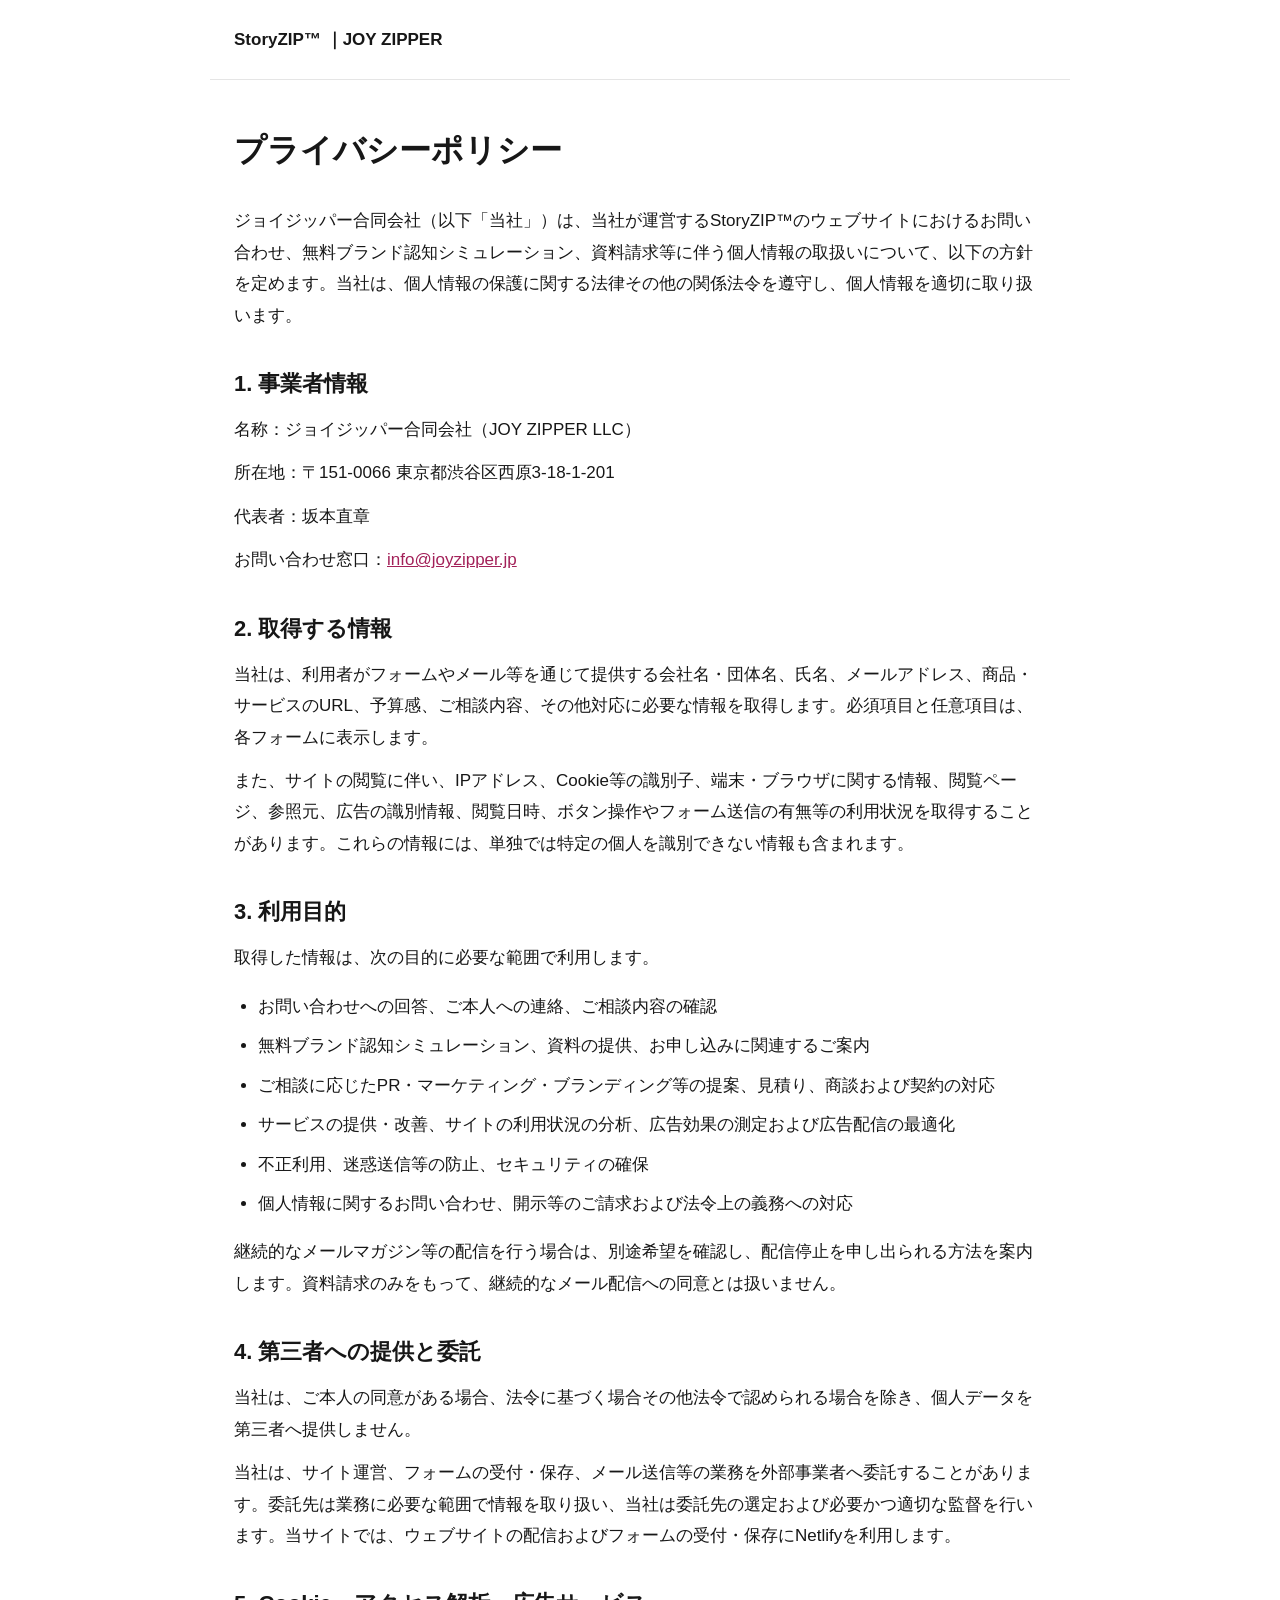
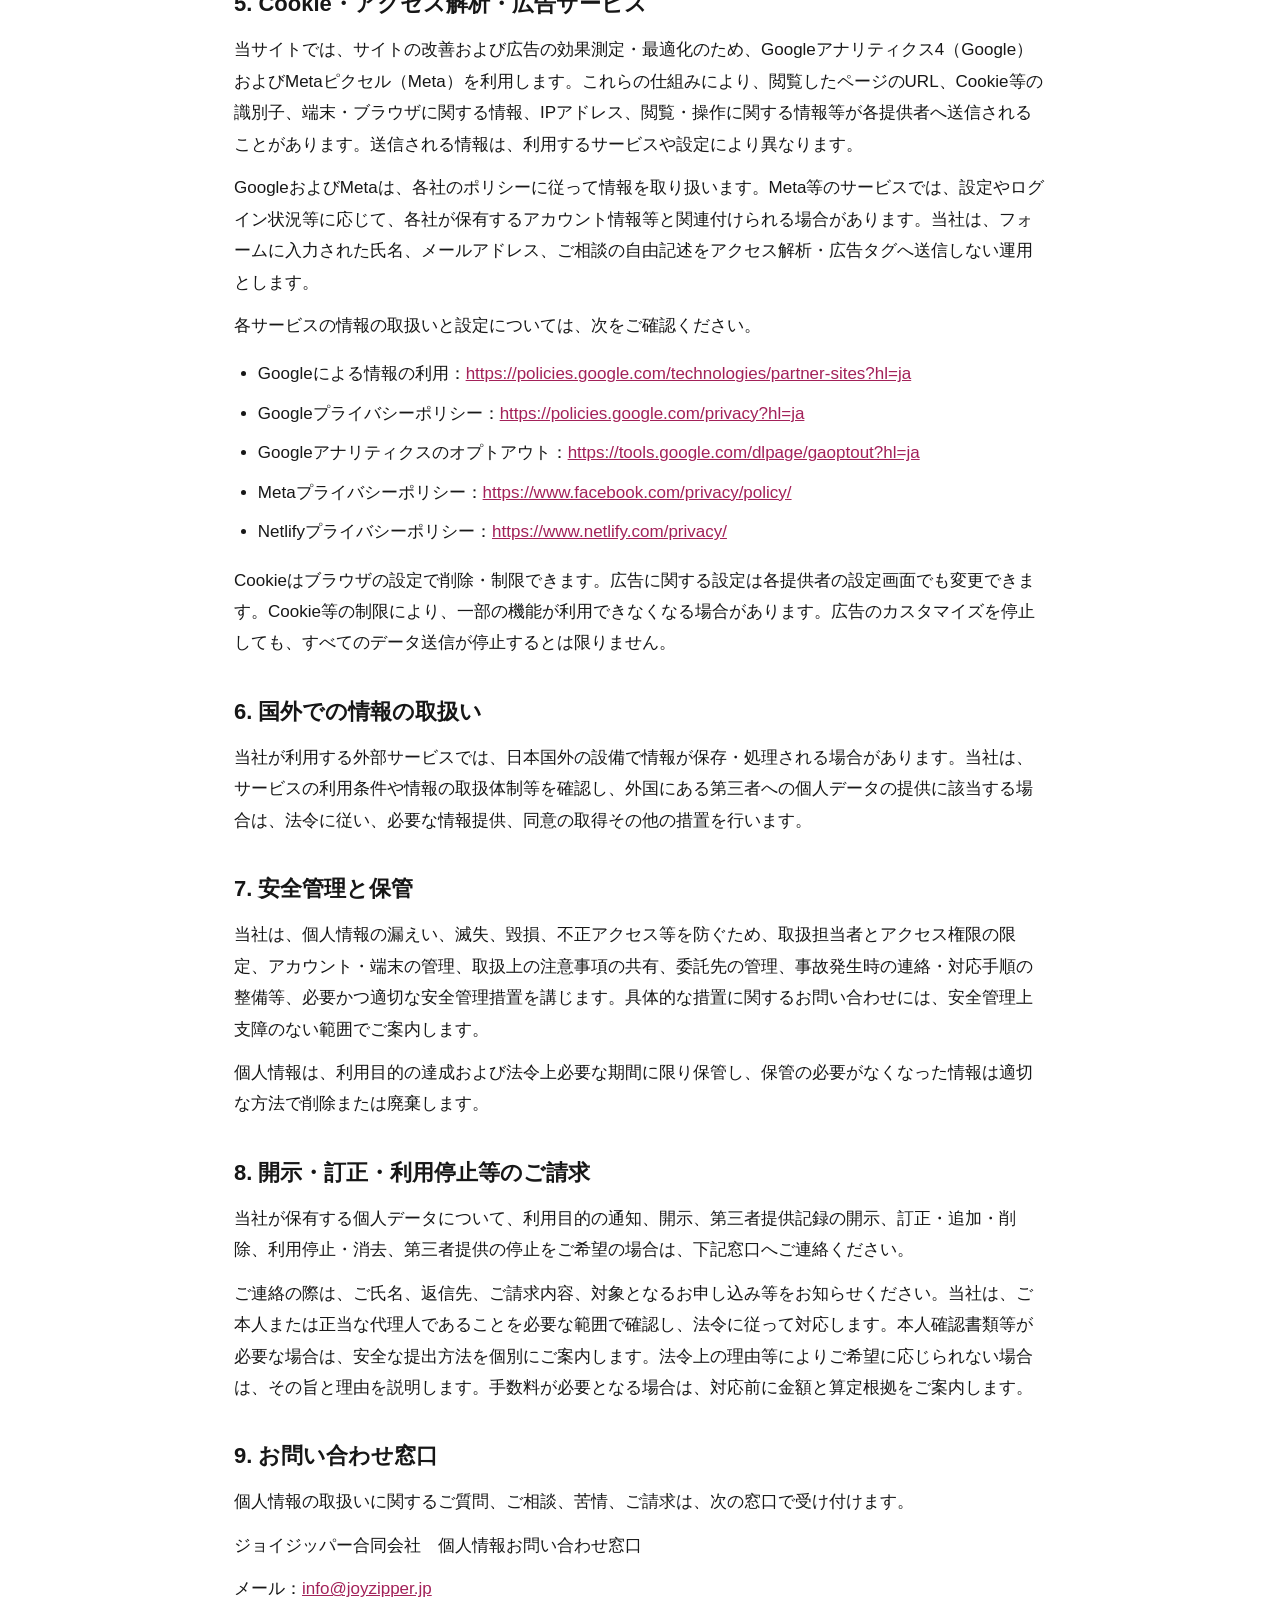
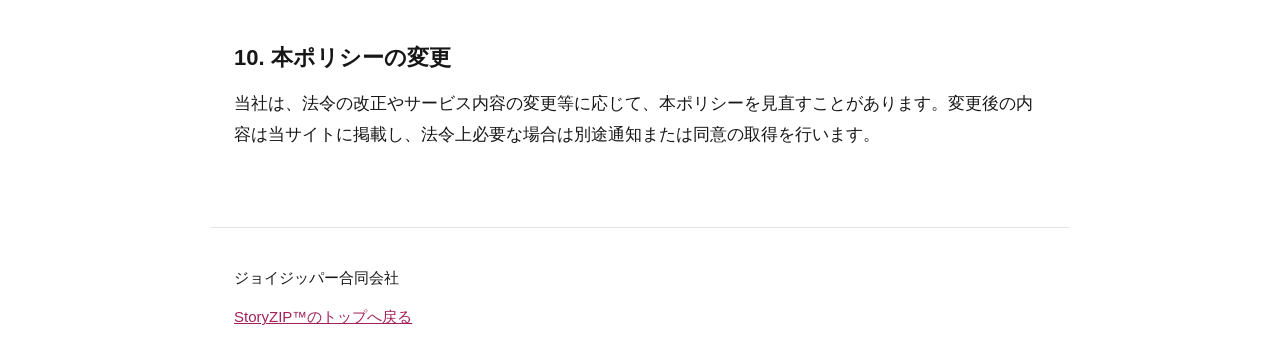
<file: public/privacy.html>
<!doctype html><html lang="ja"><head><meta charset="utf-8"><meta name="viewport" content="width=device-width,initial-scale=1"><title>プライバシーポリシー｜StoryZIP™︎｜ジョイジッパー合同会社</title><meta name="description" content="ジョイジッパー合同会社のStoryZIP™︎ウェブサイトにおける個人情報の取扱いについて。"><link rel="canonical" href="https://lp.joyzipper.jp/privacy.html"><style>*{box-sizing:border-box}body{margin:0;color:#171717;background:#fff;font-family:-apple-system,BlinkMacSystemFont,"Hiragino Sans","Yu Gothic",Meiryo,sans-serif;font-size:17px;line-height:1.85}header,main,footer{max-width:860px;margin:auto;padding:24px}header{border-bottom:1px solid #e5e5e5}header a{font-weight:700;text-decoration:none;color:#171717}h1{font-size:32px;line-height:1.4;margin:24px 0 32px}h2{font-size:22px;line-height:1.5;margin:36px 0 14px}p{margin:12px 0}li{margin:8px 0}ul{padding-left:1.4em}a{color:#a32159;overflow-wrap:anywhere}a:focus-visible{outline:3px solid #a32159;outline-offset:4px}footer{border-top:1px solid #e5e5e5;margin-top:40px;font-size:15px}@media(max-width:480px){body{font-size:16px}header,main,footer{padding:20px}h1{font-size:27px}h2{font-size:21px}}</style></head><body><header><a href="index.html">StoryZIP™︎ <span>｜JOY ZIPPER</span></a></header><main><h1>プライバシーポリシー</h1><p>ジョイジッパー合同会社（以下「当社」）は、当社が運営するStoryZIP™︎のウェブサイトにおけるお問い合わせ、無料ブランド認知シミュレーション、資料請求等に伴う個人情報の取扱いについて、以下の方針を定めます。当社は、個人情報の保護に関する法律その他の関係法令を遵守し、個人情報を適切に取り扱います。</p><h2>1. 事業者情報</h2><p>名称：ジョイジッパー合同会社（JOY ZIPPER LLC）</p><p>所在地：〒151-0066 東京都渋谷区西原3-18-1-201</p><p>代表者：坂本直章</p><p>お問い合わせ窓口：<a href="mailto:info@joyzipper.jp">info@joyzipper.jp</a></p><h2>2. 取得する情報</h2><p>当社は、利用者がフォームやメール等を通じて提供する会社名・団体名、氏名、メールアドレス、商品・サービスのURL、予算感、ご相談内容、その他対応に必要な情報を取得します。必須項目と任意項目は、各フォームに表示します。</p><p>また、サイトの閲覧に伴い、IPアドレス、Cookie等の識別子、端末・ブラウザに関する情報、閲覧ページ、参照元、広告の識別情報、閲覧日時、ボタン操作やフォーム送信の有無等の利用状況を取得することがあります。これらの情報には、単独では特定の個人を識別できない情報も含まれます。</p><h2>3. 利用目的</h2><p>取得した情報は、次の目的に必要な範囲で利用します。</p><ul><li>お問い合わせへの回答、ご本人への連絡、ご相談内容の確認</li><li>無料ブランド認知シミュレーション、資料の提供、お申し込みに関連するご案内</li><li>ご相談に応じたPR・マーケティング・ブランディング等の提案、見積り、商談および契約の対応</li><li>サービスの提供・改善、サイトの利用状況の分析、広告効果の測定および広告配信の最適化</li><li>不正利用、迷惑送信等の防止、セキュリティの確保</li><li>個人情報に関するお問い合わせ、開示等のご請求および法令上の義務への対応</li></ul><p>継続的なメールマガジン等の配信を行う場合は、別途希望を確認し、配信停止を申し出られる方法を案内します。資料請求のみをもって、継続的なメール配信への同意とは扱いません。</p><h2>4. 第三者への提供と委託</h2><p>当社は、ご本人の同意がある場合、法令に基づく場合その他法令で認められる場合を除き、個人データを第三者へ提供しません。</p><p>当社は、サイト運営、フォームの受付・保存、メール送信等の業務を外部事業者へ委託することがあります。委託先は業務に必要な範囲で情報を取り扱い、当社は委託先の選定および必要かつ適切な監督を行います。当サイトでは、ウェブサイトの配信およびフォームの受付・保存にNetlifyを利用します。</p><h2>5. Cookie・アクセス解析・広告サービス</h2><p>当サイトでは、サイトの改善および広告の効果測定・最適化のため、Googleアナリティクス4（Google）およびMetaピクセル（Meta）を利用します。これらの仕組みにより、閲覧したページのURL、Cookie等の識別子、端末・ブラウザに関する情報、IPアドレス、閲覧・操作に関する情報等が各提供者へ送信されることがあります。送信される情報は、利用するサービスや設定により異なります。</p><p>GoogleおよびMetaは、各社のポリシーに従って情報を取り扱います。Meta等のサービスでは、設定やログイン状況等に応じて、各社が保有するアカウント情報等と関連付けられる場合があります。当社は、フォームに入力された氏名、メールアドレス、ご相談の自由記述をアクセス解析・広告タグへ送信しない運用とします。</p><p>各サービスの情報の取扱いと設定については、次をご確認ください。</p><ul><li>Googleによる情報の利用：<a href="https://policies.google.com/technologies/partner-sites?hl=ja" target="_blank" rel="noopener">https://policies.google.com/technologies/partner-sites?hl=ja</a></li><li>Googleプライバシーポリシー：<a href="https://policies.google.com/privacy?hl=ja" target="_blank" rel="noopener">https://policies.google.com/privacy?hl=ja</a></li><li>Googleアナリティクスのオプトアウト：<a href="https://tools.google.com/dlpage/gaoptout?hl=ja" target="_blank" rel="noopener">https://tools.google.com/dlpage/gaoptout?hl=ja</a></li><li>Metaプライバシーポリシー：<a href="https://www.facebook.com/privacy/policy/" target="_blank" rel="noopener">https://www.facebook.com/privacy/policy/</a></li><li>Netlifyプライバシーポリシー：<a href="https://www.netlify.com/privacy/" target="_blank" rel="noopener">https://www.netlify.com/privacy/</a></li></ul><p>Cookieはブラウザの設定で削除・制限できます。広告に関する設定は各提供者の設定画面でも変更できます。Cookie等の制限により、一部の機能が利用できなくなる場合があります。広告のカスタマイズを停止しても、すべてのデータ送信が停止するとは限りません。</p><h2>6. 国外での情報の取扱い</h2><p>当社が利用する外部サービスでは、日本国外の設備で情報が保存・処理される場合があります。当社は、サービスの利用条件や情報の取扱体制等を確認し、外国にある第三者への個人データの提供に該当する場合は、法令に従い、必要な情報提供、同意の取得その他の措置を行います。</p><h2>7. 安全管理と保管</h2><p>当社は、個人情報の漏えい、滅失、毀損、不正アクセス等を防ぐため、取扱担当者とアクセス権限の限定、アカウント・端末の管理、取扱上の注意事項の共有、委託先の管理、事故発生時の連絡・対応手順の整備等、必要かつ適切な安全管理措置を講じます。具体的な措置に関するお問い合わせには、安全管理上支障のない範囲でご案内します。</p><p>個人情報は、利用目的の達成および法令上必要な期間に限り保管し、保管の必要がなくなった情報は適切な方法で削除または廃棄します。</p><h2>8. 開示・訂正・利用停止等のご請求</h2><p>当社が保有する個人データについて、利用目的の通知、開示、第三者提供記録の開示、訂正・追加・削除、利用停止・消去、第三者提供の停止をご希望の場合は、下記窓口へご連絡ください。</p><p>ご連絡の際は、ご氏名、返信先、ご請求内容、対象となるお申し込み等をお知らせください。当社は、ご本人または正当な代理人であることを必要な範囲で確認し、法令に従って対応します。本人確認書類等が必要な場合は、安全な提出方法を個別にご案内します。法令上の理由等によりご希望に応じられない場合は、その旨と理由を説明します。手数料が必要となる場合は、対応前に金額と算定根拠をご案内します。</p><h2>9. お問い合わせ窓口</h2><p>個人情報の取扱いに関するご質問、ご相談、苦情、ご請求は、次の窓口で受け付けます。</p><p>ジョイジッパー合同会社　個人情報お問い合わせ窓口</p><p>メール：<a href="mailto:info@joyzipper.jp">info@joyzipper.jp</a></p><h2>10. 本ポリシーの変更</h2><p>当社は、法令の改正やサービス内容の変更等に応じて、本ポリシーを見直すことがあります。変更後の内容は当サイトに掲載し、法令上必要な場合は別途通知または同意の取得を行います。</p></main><footer><p>ジョイジッパー合同会社</p><a href="index.html">StoryZIP™︎のトップへ戻る</a></footer></body></html>
</file>
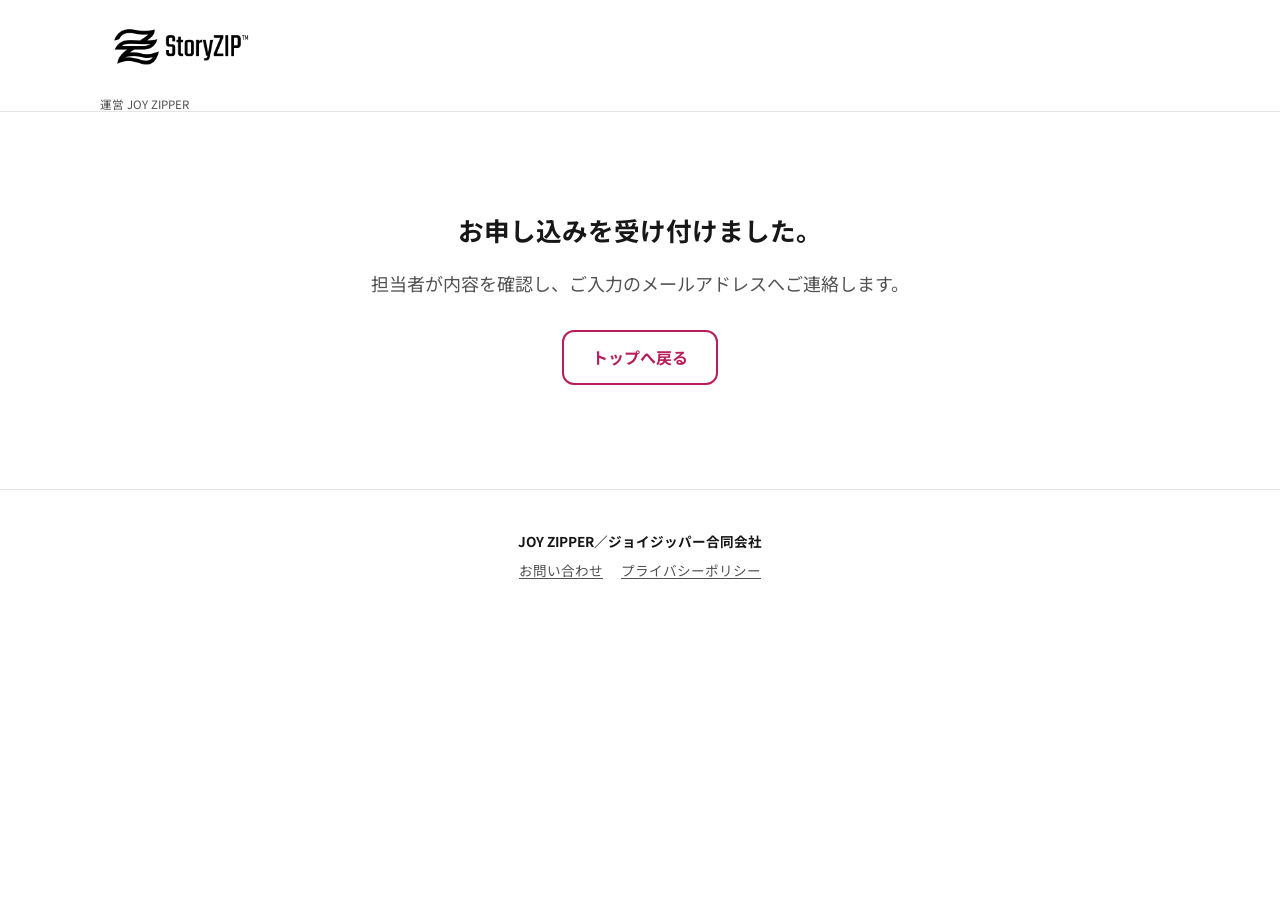
<file: public/thanks-consultation.html>
<!DOCTYPE html>
<html lang="ja">
<head>
<meta charset="UTF-8">
<meta name="viewport" content="width=device-width, initial-scale=1.0">
<meta name="robots" content="noindex, nofollow">
<title>お申し込みありがとうございます｜StoryZIP™︎</title>
<link href="https://fonts.googleapis.com/css2?family=Noto+Sans+JP:wght@400;500;600;700;900&display=swap" rel="stylesheet">
<link rel="stylesheet" href="css/style.css">
</head>
<body>
<header class="site-header">
  <div class="container">
    <a href="index.html" class="site-logo" aria-label="StoryZIP™︎ トップへ戻る">
      <img src="assets/logos/storyzip-horizontal-black-removebg.png" alt="StoryZIP™︎" class="site-logo-img">
      <span class="logo-sub">運営 JOY ZIPPER</span>
    </a>
  </div>
</header>

<main>
  <section class="simple-page">
    <h1>お申し込みを受け付けました。</h1>
    <p>担当者が内容を確認し、ご入力のメールアドレスへご連絡します。</p>
    <a href="index.html" class="btn btn-secondary">トップへ戻る</a>
  </section>
</main>

<footer class="site-footer">
  <div class="container">
    <p class="footer-name">JOY ZIPPER／ジョイジッパー合同会社</p>
    <nav class="footer-links" aria-label="フッターナビゲーション">
      <a href="mailto:info@joyzipper.jp">お問い合わせ</a>
      <a href="privacy.html">プライバシーポリシー</a>
    </nav>
  </div>
</footer>
</body>
</html>
</file>
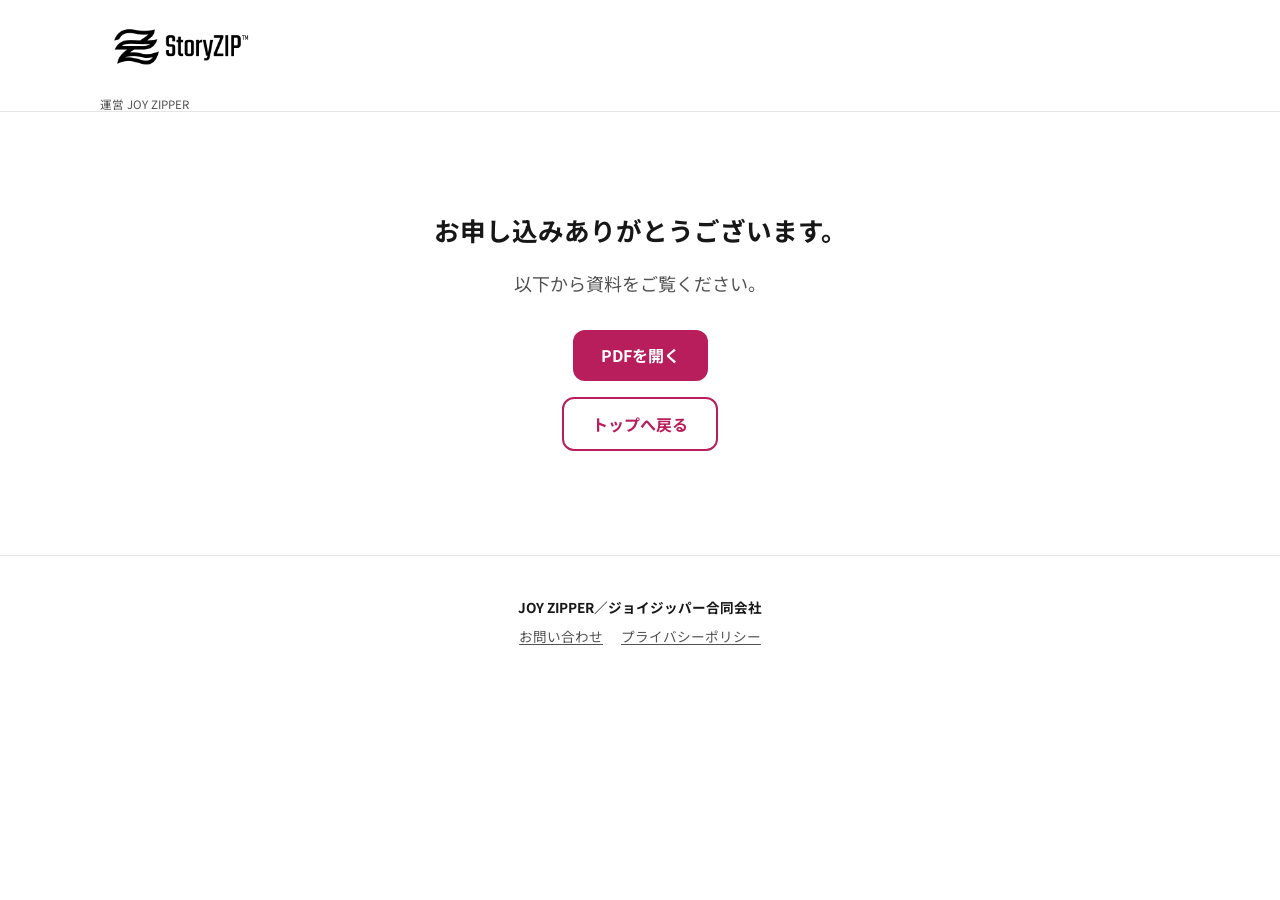
<file: public/thanks-whitepaper.html>
<!DOCTYPE html>
<html lang="ja">
<head>
<meta charset="UTF-8">
<meta name="viewport" content="width=device-width, initial-scale=1.0">
<meta name="robots" content="noindex, nofollow">
<title>資料をご覧ください｜StoryZIP™︎</title>
<link href="https://fonts.googleapis.com/css2?family=Noto+Sans+JP:wght@400;500;600;700;900&display=swap" rel="stylesheet">
<link rel="stylesheet" href="css/style.css">
</head>
<body>
<header class="site-header">
  <div class="container">
    <a href="index.html" class="site-logo" aria-label="StoryZIP™︎ トップへ戻る">
      <img src="assets/logos/storyzip-horizontal-black-removebg.png" alt="StoryZIP™︎" class="site-logo-img">
      <span class="logo-sub">運営 JOY ZIPPER</span>
    </a>
  </div>
</header>

<main>
  <section class="simple-page">
    <h1>お申し込みありがとうございます。</h1>
    <p>以下から資料をご覧ください。</p>
    <a href="assets/StoryZIP_WhitePaper_v1.0.pdf" target="_blank" rel="noopener" class="btn btn-primary">PDFを開く</a>
    <br>
    <a href="index.html" class="btn btn-secondary">トップへ戻る</a>
  </section>
</main>

<footer class="site-footer">
  <div class="container">
    <p class="footer-name">JOY ZIPPER／ジョイジッパー合同会社</p>
    <nav class="footer-links" aria-label="フッターナビゲーション">
      <a href="mailto:info@joyzipper.jp">お問い合わせ</a>
      <a href="privacy.html">プライバシーポリシー</a>
    </nav>
  </div>
</footer>
</body>
</html>
</file>
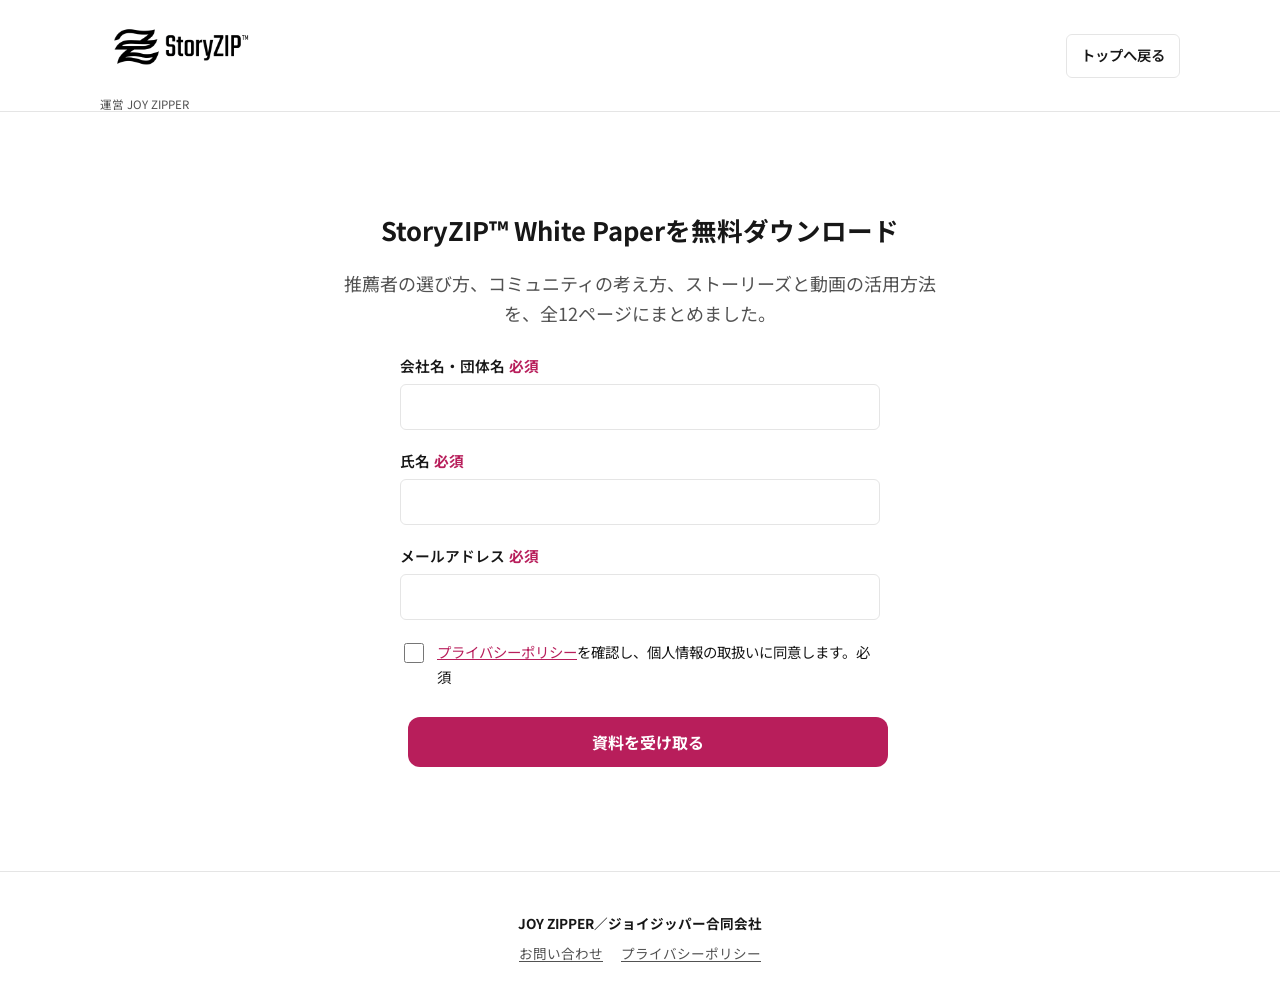
<file: public/whitepaper.html>
<!DOCTYPE html>
<html lang="ja">
<head>
<meta charset="UTF-8">
<meta name="viewport" content="width=device-width, initial-scale=1.0">
<meta name="robots" content="noindex, nofollow">
<title>StoryZIP™︎ White Paperを無料ダウンロード｜JOY ZIPPER</title>
<link href="https://fonts.googleapis.com/css2?family=Noto+Sans+JP:wght@400;500;600;700;900&display=swap" rel="stylesheet">
<link rel="stylesheet" href="https://cdn.jsdelivr.net/npm/@fortawesome/fontawesome-free@6.4.0/css/all.min.css">
<link rel="stylesheet" href="css/style.css">
</head>
<body>
<a href="#main-content" class="skip-link">本文へスキップ</a>

<header class="site-header">
  <div class="container">
    <a href="index.html" class="site-logo" aria-label="StoryZIP™︎ トップへ戻る">
      <img src="assets/logos/storyzip-horizontal-black-removebg.png" alt="StoryZIP™︎" class="site-logo-img">
      <span class="logo-sub">運営 JOY ZIPPER</span>
    </a>
    <nav class="site-nav" aria-label="グローバルナビゲーション">
      <a href="index.html" class="nav-secondary">トップへ戻る</a>
    </nav>
  </div>
</header>

<!--
  【このページについて】
  JavaScriptが無効な環境向けの資料請求フォールバックページです（Master Prompt SECTION 6 指示）。
  index.htmlの副CTA（モーダル）が動作しない場合、このページに遷移する運用を想定しています。
-->

<main id="main-content">
  <section class="simple-page">
    <h1>StoryZIP™︎ White Paperを無料ダウンロード</h1>
    <p>推薦者の選び方、コミュニティの考え方、ストーリーズと動画の活用方法を、全12ページにまとめました。</p>

    <form
      name="whitepaper"
      method="POST"
      data-netlify="true"
      netlify-honeypot="bot-field-whitepaper"
      action="thanks-whitepaper.html"
      style="text-align:left; max-width:480px; margin:0 auto;"
    >
      <input type="hidden" name="form-name" value="whitepaper" />
      <p class="form-honeypot">
        <label>入力しないでください（スパム対策）<input name="bot-field-whitepaper"></label>
      </p>

      <div class="form-field">
        <label for="wp-company">会社名・団体名<span class="req">必須</span></label>
        <input type="text" id="wp-company" name="company" required autocomplete="organization">
      </div>

      <div class="form-field">
        <label for="wp-name">氏名<span class="req">必須</span></label>
        <input type="text" id="wp-name" name="name" required autocomplete="name">
      </div>

      <div class="form-field">
        <label for="wp-email">メールアドレス<span class="req">必須</span></label>
        <input type="email" id="wp-email" name="email" required autocomplete="email">
      </div>

      <label class="form-consent">
        <input type="checkbox" name="privacy-consent" required>
        <span><a href="privacy.html" target="_blank" rel="noopener">プライバシーポリシー</a>を確認し、個人情報の取扱いに同意します。<span class="req">必須</span></span>
      </label>

      <button type="submit" class="btn btn-primary btn-block">資料を受け取る</button>
    </form>
  </section>
</main>

<footer class="site-footer">
  <div class="container">
    <p class="footer-name">JOY ZIPPER／ジョイジッパー合同会社</p>
    <nav class="footer-links" aria-label="フッターナビゲーション">
      <a href="mailto:info@joyzipper.jp">お問い合わせ</a>
      <a href="privacy.html">プライバシーポリシー</a>
    </nav>
  </div>
</footer>
</body>
</html>
</file>
<file: public/css/style.css>
/* ========================================================
   StoryZIP™︎ LP v1.0
   ※ 色は「Genspark Master Prompt v1.0」SECTION 7 指定の仮値です。
     正式ブランドカラーではありません（README参照）。
   ======================================================== */

:root {
  /* 仮カラー */
  --color-bg: #FFFFFF;
  --color-text: #171717;
  --color-text-sub: #525252;
  --color-border: #E5E5E5;
  --color-bg-soft: #FFF4F8;
  --color-accent: #B81E5B;
  --color-accent-dark: #921548;
  --color-focus: #1a56db;

  --font-base: "Noto Sans JP", "游ゴシック", "Yu Gothic", "メイリオ", Meiryo, sans-serif;

  --max-width: 1120px;
  --gutter-mobile: 20px;

  --section-padding-desktop: 88px;
  --section-padding-mobile: 48px;

  --radius-s: 6px;
  --radius-m: 12px;
  --radius-l: 20px;

  --shadow-card: 0 2px 12px rgba(0, 0, 0, 0.06);
}

/* ========================================================
   Reset
   ======================================================== */
* { box-sizing: border-box; }
html { scroll-behavior: smooth; }
@media (prefers-reduced-motion: reduce) {
  html { scroll-behavior: auto; }
  *, *::before, *::after {
    animation-duration: 0.001ms !important;
    animation-iteration-count: 1 !important;
    transition-duration: 0.001ms !important;
    scroll-behavior: auto !important;
  }
}

body {
  margin: 0;
  font-family: var(--font-base);
  background: var(--color-bg);
  color: var(--color-text);
  font-size: 16px;
  line-height: 1.7;
  -webkit-font-smoothing: antialiased;
}
@media (min-width: 768px) {
  body { font-size: 18px; }
}

h1, h2, h3, h4, p, ul, ol, figure { margin: 0; }
ul, ol { padding: 0; list-style: none; }
img { max-width: 100%; display: block; }
a { color: inherit; text-decoration: none; }
button { font-family: inherit; cursor: pointer; }
input, select, textarea { font-family: inherit; font-size: 1rem; }

.container {
  max-width: var(--max-width);
  margin: 0 auto;
  padding: 0 var(--gutter-mobile);
}

section { padding: var(--section-padding-mobile) 0; }
@media (min-width: 768px) {
  section { padding: var(--section-padding-desktop) 0; }
}

.section-heading {
  font-weight: 700;
  font-size: 26px;
  line-height: 1.4;
  margin-bottom: 16px;
}
@media (min-width: 768px) {
  .section-heading { font-size: clamp(32px, 3vw, 40px); }
}

.section-lead {
  font-size: 1rem;
  color: var(--color-text-sub);
  margin-bottom: 32px;
}

h1, h2, h3 { word-break: keep-all; overflow-wrap: break-word; }

.skip-link {
  position: absolute;
  left: -9999px;
  top: 0;
  background: var(--color-accent);
  color: #fff;
  padding: 10px 16px;
  z-index: 200;
}
.skip-link:focus { left: 8px; top: 8px; }

a:focus-visible, button:focus-visible, input:focus-visible,
select:focus-visible, textarea:focus-visible, [tabindex]:focus-visible {
  outline: 3px solid var(--color-focus);
  outline-offset: 2px;
}

/* ========================================================
   Header
   ======================================================== */
.site-header {
  position: sticky;
  top: 0;
  z-index: 100;
  background: rgba(255, 255, 255, 0.97);
  backdrop-filter: blur(4px);
  border-bottom: 1px solid var(--color-border);
}
.site-header .container {
  display: flex;
  align-items: center;
  justify-content: space-between;
  min-height: 64px;
  gap: 12px;
}
.site-logo {
  display: flex;
  flex-direction: column;
  line-height: 1.25;
  min-height: 44px;
  justify-content: center;
}
.site-logo-img {
  /* 見えているロゴ部分の横幅の目安：PC 160〜190px / モバイル 120〜145px。
     元画像は透明な外側余白を含むため、幅指定はこの表示枠に対して行う。 */
  width: 170px;
  height: auto;
  display: block;
}
@media (max-width: 480px) {
  .site-logo-img { width: 130px; }
}
.site-logo .logo-sub {
  font-size: 0.72rem;
  color: var(--color-text-sub);
  margin-top: 2px;
}
.site-nav {
  display: flex;
  gap: 8px;
  flex-wrap: wrap;
}
.site-nav a {
  display: inline-flex;
  align-items: center;
  min-height: 44px;
  padding: 8px 14px;
  font-size: 0.9rem;
  font-weight: 600;
  border-radius: var(--radius-s);
  white-space: nowrap;
}
.site-nav a.nav-secondary { color: var(--color-text); border: 1px solid var(--color-border); }
.site-nav a.nav-secondary:hover { background: var(--color-bg-soft); }
.site-nav a.nav-primary { background: var(--color-accent); color: #fff; }
.site-nav a.nav-primary:hover { background: var(--color-accent-dark); }
@media (max-width: 480px) {
  .site-nav a { font-size: 0.8rem; padding: 8px 10px; }
}

/* ========================================================
   Buttons
   ======================================================== */
.btn {
  display: inline-flex;
  align-items: center;
  justify-content: center;
  gap: 8px;
  min-height: 44px;
  padding: 14px 28px;
  font-size: 1rem;
  font-weight: 700;
  border-radius: var(--radius-m);
  border: none;
  text-align: center;
  line-height: 1.4;
  transition: background 0.15s ease;
}
.btn-primary { background: var(--color-accent); color: #fff; }
.btn-primary:hover { background: var(--color-accent-dark); }
.btn-secondary {
  background: #fff;
  color: var(--color-accent);
  border: 2px solid var(--color-accent);
}
.btn-secondary:hover { background: var(--color-bg-soft); }
.btn-block { width: 100%; }
.btn:disabled { opacity: 0.6; cursor: not-allowed; }

.btn-note {
  font-size: 0.85rem;
  color: var(--color-text-sub);
  margin-top: 10px;
}

/* ========================================================
   S1 Hero
   ======================================================== */
.hero { text-align: center; padding-top: 56px; padding-bottom: 56px; }
@media (min-width: 768px) {
  .hero { padding-top: 96px; padding-bottom: 96px; }
}
.hero .container { max-width: 760px; }
.hero-headline {
  font-weight: 700;
  font-size: 32px;
  line-height: 1.4;
  margin-bottom: 20px;
}
@media (min-width: 768px) {
  .hero-headline { font-size: clamp(56px, 5vw, 64px); }
}
.hero-sub {
  font-size: 1.05rem;
  color: var(--color-text-sub);
  margin-bottom: 12px;
}
.hero-target {
  font-size: 0.95rem;
  color: var(--color-text-sub);
  margin-bottom: 32px;
}
.hero-actions {
  margin-top: 36px;
  display: flex;
  flex-direction: column;
  align-items: center;
  gap: 14px;
}
.hero-actions .btn { width: 100%; max-width: 420px; }

/* ========================================================
   S2 課題
   ======================================================== */
.problem-grid {
  display: grid;
  grid-template-columns: 1fr;
  gap: 16px;
}
@media (min-width: 768px) {
  .problem-grid { grid-template-columns: repeat(3, 1fr); }
}
.problem-card {
  border: 1px solid var(--color-border);
  border-radius: var(--radius-m);
  padding: 20px;
  display: flex;
  align-items: flex-start;
  gap: 12px;
  background: #fff;
}
.problem-card .problem-icon {
  color: var(--color-accent);
  font-size: 1.1rem;
  margin-top: 3px;
  flex-shrink: 0;
}
.problem-card p { font-size: 0.98rem; }

/* ========================================================
   図解 (S3 / S4) 共通
   ======================================================== */
.diagram {
  display: flex;
  flex-direction: column;
  align-items: stretch;
  gap: 12px;
  margin: 32px auto 16px;
  max-width: 880px;
}
@media (min-width: 768px) {
  .diagram { flex-direction: row; align-items: center; }
}
.diagram-node {
  flex: 1;
  background: var(--color-bg-soft);
  border: 1px solid var(--color-border);
  border-radius: var(--radius-m);
  padding: 18px;
  text-align: center;
  font-weight: 600;
  font-size: 0.95rem;
}
.diagram-arrow {
  display: flex;
  align-items: center;
  justify-content: center;
  color: var(--color-accent);
  font-size: 1.4rem;
}
.diagram-caption {
  font-size: 0.85rem;
  color: var(--color-text-sub);
  text-align: center;
  margin-top: 8px;
}
.diagram-source {
  font-size: 0.85rem;
  color: var(--color-text-sub);
  text-align: center;
  margin-top: 12px;
}
.diagram-source a { color: var(--color-accent); text-decoration: underline; }

.community-chips {
  display: flex;
  flex-wrap: wrap;
  justify-content: center;
  gap: 10px;
  margin-top: 20px;
}
.community-chip {
  background: #fff;
  border: 1px solid var(--color-border);
  border-radius: 999px;
  padding: 8px 16px;
  font-size: 0.9rem;
  font-weight: 600;
}

.service-brand-line {
  display: flex;
  align-items: center;
  justify-content: center;
  gap: 10px;
  margin-bottom: 16px;
}
.service-brand-mark {
  /* S4サービス説明の中心マーク：見える幅48〜64px程度 */
  width: 56px;
  height: 56px;
  object-fit: contain;
}
.service-brand-name {
  font-weight: 700;
  font-size: 1.1rem;
  color: var(--color-text);
}

.section-closing {
  text-align: center;
  font-weight: 700;
  font-size: 1.1rem;
  margin-top: 28px;
}

/* ========================================================
   S5 USP
   ======================================================== */
.usp-highlights {
  display: grid;
  grid-template-columns: 1fr;
  gap: 16px;
  margin-bottom: 24px;
}
@media (min-width: 768px) {
  .usp-highlights { grid-template-columns: repeat(3, 1fr); }
}
.usp-highlight-card {
  background: var(--color-bg-soft);
  border-radius: var(--radius-l);
  padding: 28px 20px;
  text-align: center;
}
.usp-highlight-card h3 { font-size: 1.15rem; font-weight: 700; margin-bottom: 8px; }
.usp-highlight-card p { font-size: 0.92rem; color: var(--color-text-sub); }

.usp-condition-note {
  font-size: 0.85rem;
  color: var(--color-text-sub);
  text-align: center;
  margin-bottom: 40px;
}

.usp-sub-heading {
  font-weight: 700;
  font-size: 1.05rem;
  text-align: center;
  margin-bottom: 20px;
}

.usp-sub-list {
  display: grid;
  grid-template-columns: 1fr;
  gap: 14px;
}
@media (min-width: 768px) {
  .usp-sub-list { grid-template-columns: repeat(2, 1fr); }
}
.usp-sub-item {
  border: 1px solid var(--color-border);
  border-radius: var(--radius-m);
  padding: 18px;
}
.usp-sub-item h4 {
  font-size: 1rem;
  font-weight: 700;
  margin-bottom: 6px;
  color: var(--color-accent-dark);
}
.usp-sub-item p { font-size: 0.92rem; color: var(--color-text-sub); }

/* ========================================================
   S6 実績
   ======================================================== */
.case-grid {
  display: grid;
  grid-template-columns: 1fr;
  gap: 20px;
}
@media (min-width: 900px) {
  .case-grid { grid-template-columns: repeat(3, 1fr); }
}
.case-card {
  border: 1px solid var(--color-border);
  border-radius: var(--radius-m);
  padding: 22px;
  background: #fff;
  box-shadow: var(--shadow-card);
  display: flex;
  flex-direction: column;
  gap: 10px;
}
.case-card h3 { font-size: 1.05rem; font-weight: 700; }
.case-card .case-label { font-size: 0.78rem; color: var(--color-text-sub); font-weight: 600; }
.case-card .case-value { font-size: 0.95rem; }
.case-card .case-metrics {
  background: var(--color-bg-soft);
  border-radius: var(--radius-s);
  padding: 12px;
  font-size: 0.92rem;
  font-weight: 700;
  color: var(--color-accent-dark);
}
.case-card .case-note {
  font-size: 0.78rem;
  color: var(--color-text-sub);
  margin-top: auto;
  padding-top: 8px;
  border-top: 1px dashed var(--color-border);
}
.video-gallery-section { margin-top: 56px; }
.video-gallery-grid {
  display: grid;
  grid-template-columns: 1fr;
  gap: 16px;
}
@media (min-width: 768px) {
  .video-gallery-grid { grid-template-columns: repeat(3, 1fr); }
}
.video-card {
  border: 1px solid var(--color-border);
  border-radius: var(--radius-m);
  overflow: hidden;
  background: #fff;
}
.video-card .video-poster-wrap {
  position: relative;
  aspect-ratio: 9/16;
  background: #111;
}
.video-card .video-poster-wrap img { width: 100%; height: 100%; object-fit: cover; }
.video-card .play-btn {
  position: absolute;
  inset: 0;
  display: flex;
  align-items: center;
  justify-content: center;
  color: #fff;
  font-size: 2.4rem;
  background: rgba(0, 0, 0, 0.15);
  border: none;
  width: 100%;
}

/* ========================================================
   S6 Instagram発信グリッド（2026-10-27追加）
   ======================================================== */
.ig-feed-block { margin-top: 56px; margin-bottom: 56px; }
.ig-feed-grid {
  display: grid;
  grid-template-columns: repeat(3, 1fr);
  gap: 3px;
  border-radius: var(--radius-m);
  overflow: hidden;
}
@media (min-width: 768px) {
  .ig-feed-grid { gap: 6px; }
}
.ig-feed-item {
  position: relative;
  display: block;
  aspect-ratio: 3 / 4;
  overflow: hidden;
  background: #111;
}
.ig-feed-item img {
  width: 100%;
  height: 100%;
  object-fit: cover;
  transition: transform 0.35s ease;
}
.ig-feed-item:hover img, .ig-feed-item:focus-visible img { transform: scale(1.04); }
.ig-feed-badge {
  position: absolute;
  top: 8px;
  right: 8px;
  color: #fff;
  font-size: 0.85rem;
  text-shadow: 0 1px 4px rgba(0, 0, 0, 0.6);
}
@media (min-width: 768px) {
  .ig-feed-badge { font-size: 1rem; top: 10px; right: 10px; }
}
.ig-feed-overlay {
  position: absolute;
  inset: 0;
  display: flex;
  flex-direction: column;
  align-items: center;
  justify-content: center;
  gap: 6px;
  background: rgba(0, 0, 0, 0.45);
  color: #fff;
  font-size: 0.8rem;
  font-weight: 600;
  opacity: 0;
  transition: opacity 0.25s ease;
}
.ig-feed-overlay i { font-size: 1.3rem; }
.ig-feed-item:hover .ig-feed-overlay, .ig-feed-item:focus-visible .ig-feed-overlay { opacity: 1; }
.ig-feed-viewall {
  display: flex;
  align-items: center;
  justify-content: center;
  gap: 10px;
  margin: 24px auto 0;
  width: fit-content;
  padding: 12px 28px;
  border: 2px solid var(--color-accent);
  border-radius: var(--radius-m);
  color: var(--color-accent);
  font-weight: 700;
}
.ig-feed-viewall i { font-size: 1.3rem; }
.ig-feed-viewall span { display: flex; flex-direction: column; align-items: flex-start; line-height: 1.3; }
.ig-feed-viewall small { font-weight: 500; font-size: 0.7rem; color: var(--color-text-sub); letter-spacing: 0.04em; }
.ig-feed-viewall:hover { background: var(--color-bg-soft); }

.whitepaper-promo {
  margin-top: 0;
  background: var(--color-bg-soft);
  border-radius: var(--radius-l);
  padding: 32px 24px;
  text-align: center;
}
.whitepaper-promo h3 { font-size: 1.2rem; font-weight: 700; margin-bottom: 10px; }
.whitepaper-promo p { color: var(--color-text-sub); margin-bottom: 8px; }
.whitepaper-cover-image {
  width: 140px;
  height: 180px;
  object-fit: cover;
  border-radius: var(--radius-s);
  margin: 0 auto 20px;
  box-shadow: var(--shadow-card);
}
.whitepaper-cover-placeholder {
  width: 140px;
  height: 180px;
  margin: 0 auto 20px;
  border: 2px solid var(--color-accent);
  border-radius: var(--radius-s);
  display: flex;
  flex-direction: column;
  align-items: center;
  justify-content: center;
  gap: 6px;
  background: #fff;
  font-weight: 700;
  color: var(--color-accent-dark);
  font-size: 0.8rem;
  text-align: center;
  padding: 8px;
}

/* ========================================================
   S6B 代表者プロフィール（2026-10-27追加）
   ======================================================== */
.founder-block {
  max-width: 720px;
  margin: 0 auto;
}
.founder-eyebrow {
  font-size: 0.75rem;
  font-weight: 700;
  letter-spacing: 0.12em;
  color: var(--color-accent);
  margin-bottom: 8px;
}
.founder-timeline {
  margin-top: 28px;
  display: flex;
  flex-direction: column;
  gap: 14px;
}
.founder-timeline li {
  display: grid;
  grid-template-columns: 64px 1fr;
  gap: 16px;
  align-items: baseline;
  padding-bottom: 14px;
  border-bottom: 1px solid var(--color-border);
}
.founder-timeline li:last-child { border-bottom: none; padding-bottom: 0; }
.founder-year {
  font-weight: 700;
  color: var(--color-accent-dark);
  font-size: 0.95rem;
}
.founder-event {
  font-size: 0.95rem;
  color: var(--color-text);
}
.founder-summary {
  margin-top: 28px;
  font-size: 1rem;
  color: var(--color-text-sub);
  line-height: 1.8;
}
.founder-credit {
  margin-top: 28px;
  padding-top: 20px;
  border-top: 1px solid var(--color-border);
}
.founder-companies {
  font-size: 0.8rem;
  color: var(--color-text-sub);
  margin-bottom: 4px;
}
.founder-title {
  font-size: 1rem;
  font-weight: 700;
}
@media (min-width: 768px) {
  .founder-timeline li { grid-template-columns: 80px 1fr; }
}

/* ========================================================
   S7 CTA / フォーム / FAQ
   ======================================================== */
.cta-section { background: var(--color-bg-soft); }
.cta-intro { text-align: center; max-width: 720px; margin: 0 auto 40px; }
.cta-required-note { font-weight: 700; margin-top: 14px; }

.consultation-panel {
  max-width: 720px;
  margin: 0 auto 56px;
  background: #fff;
  border-radius: var(--radius-l);
  padding: 28px 20px;
  box-shadow: var(--shadow-card);
}
@media (min-width: 768px) {
  .consultation-panel { padding: 40px; }
}
.consultation-panel h3 { font-size: 1.2rem; font-weight: 700; margin-bottom: 10px; }
.consultation-panel > p { color: var(--color-text-sub); margin-bottom: 16px; }
.consultation-includes { margin-bottom: 16px; }
.consultation-includes li {
  position: relative;
  padding-left: 22px;
  margin-bottom: 6px;
  font-size: 0.95rem;
}
.consultation-includes li::before {
  content: "・";
  position: absolute;
  left: 0;
  color: var(--color-accent);
}
.consultation-note {
  font-size: 0.82rem;
  color: var(--color-text-sub);
  margin-bottom: 24px;
}

.form-field { margin-bottom: 18px; }
.form-field label { display: block; font-weight: 600; font-size: 0.92rem; margin-bottom: 6px; }
.form-field .req { color: var(--color-accent); font-weight: 700; margin-left: 4px; }
.form-field .opt { color: var(--color-text-sub); font-weight: 400; margin-left: 4px; font-size: 0.82rem; }
.form-field input[type="text"],
.form-field input[type="email"],
.form-field input[type="url"],
.form-field select,
.form-field textarea {
  width: 100%;
  min-height: 44px;
  padding: 10px 12px;
  border: 1px solid var(--color-border);
  border-radius: var(--radius-s);
  background: #fff;
  color: var(--color-text);
}
.form-field textarea { min-height: 120px; resize: vertical; }
.form-field small.hint { display: block; color: var(--color-text-sub); font-size: 0.8rem; margin-top: 4px; }
.form-consent {
  display: flex;
  align-items: flex-start;
  gap: 10px;
  margin: 20px 0;
  font-size: 0.9rem;
}
.form-consent input { width: 20px; height: 20px; margin-top: 3px; flex-shrink: 0; }
.form-consent a { color: var(--color-accent); text-decoration: underline; }
.field-error {
  color: var(--color-accent-dark);
  font-size: 0.82rem;
  margin-top: 4px;
  display: none;
}
.form-field.has-error input,
.form-field.has-error select,
.form-field.has-error textarea { border-color: var(--color-accent-dark); }
.form-field.has-error .field-error { display: block; }

.form-honeypot { position: absolute; left: -9999px; top: -9999px; }

.form-status {
  margin-top: 18px;
  padding: 14px 16px;
  border-radius: var(--radius-s);
  font-size: 0.92rem;
  display: none;
}
.form-status.success { display: block; background: #E8F6EE; color: #14532D; }
.form-status.error { display: block; background: #FDECEC; color: #7A1717; }

.form-success-panel { text-align: center; padding: 12px 0; }
.form-success-panel .btn { margin-top: 16px; }

.faq-block { margin-top: 48px; }
.faq-block h3 { text-align: center; font-size: 1.1rem; font-weight: 700; margin-bottom: 16px; }
.faq-item { border-bottom: 1px solid var(--color-border); }
.faq-question {
  width: 100%;
  background: none;
  border: none;
  text-align: left;
  display: flex;
  justify-content: space-between;
  align-items: center;
  gap: 12px;
  padding: 16px 4px;
  font-weight: 700;
  font-size: 0.98rem;
  min-height: 44px;
  color: var(--color-text);
}
.faq-question .faq-icon { transition: transform 0.2s ease; color: var(--color-accent); flex-shrink: 0; }
.faq-question[aria-expanded="true"] .faq-icon { transform: rotate(180deg); }
.faq-answer {
  padding: 0 4px 16px;
  color: var(--color-text-sub);
  font-size: 0.92rem;
  display: none;
}
.faq-answer.is-open { display: block; }

/* ========================================================
   Footer
   ======================================================== */
.site-footer {
  border-top: 1px solid var(--color-border);
  padding: 40px 0 24px;
  text-align: center;
  font-size: 0.85rem;
  color: var(--color-text-sub);
}
.footer-logo-img {
  width: 140px;
  height: auto;
  margin: 0 auto 12px;
}
.site-footer .footer-name { font-weight: 700; color: var(--color-text); margin-bottom: 6px; }
.footer-company-info { margin-bottom: 16px; font-size: 0.82rem; }
.footer-links {
  display: flex;
  justify-content: center;
  gap: 18px;
  flex-wrap: wrap;
  margin-bottom: 16px;
}
.footer-links a { text-decoration: underline; text-underline-offset: 2px; }
.footer-links a:hover { color: var(--color-accent); }
.footer-sns {
  display: flex;
  justify-content: center;
  gap: 16px;
  margin-bottom: 16px;
}
.footer-sns a {
  display: inline-flex;
  align-items: center;
  justify-content: center;
  width: 44px;
  height: 44px;
  border-radius: 50%;
  border: 1px solid var(--color-border);
  font-size: 1.1rem;
  color: var(--color-text-sub);
}
.footer-sns a:hover { color: var(--color-accent); border-color: var(--color-accent); }
.footer-influencer-note { font-size: 0.78rem; color: var(--color-text-sub); margin-bottom: 4px; }
.footer-influencer-note a { text-decoration: underline; text-underline-offset: 2px; color: var(--color-text-sub); }
.footer-influencer-note a:hover { color: var(--color-accent); }
.footer-closing { margin-top: 12px; font-weight: 600; color: var(--color-text); }

/* ========================================================
   Sticky CTA
   ======================================================== */
.sticky-cta {
  position: fixed;
  left: 0;
  right: 0;
  bottom: 0;
  z-index: 90;
  background: #fff;
  border-top: 1px solid var(--color-border);
  padding: 10px var(--gutter-mobile);
  display: flex;
  justify-content: center;
  transform: translateY(120%);
  transition: transform 0.25s ease;
}
.sticky-cta.is-visible { transform: translateY(0); }
.sticky-cta .btn { width: 100%; max-width: 480px; }

/* ========================================================
   Modal (White Paper)
   ======================================================== */
.modal-overlay {
  position: fixed;
  inset: 0;
  background: rgba(23, 23, 23, 0.55);
  display: none;
  align-items: center;
  justify-content: center;
  padding: 20px;
  z-index: 200;
}
.modal-overlay.is-open { display: flex; }
.modal-dialog {
  background: #fff;
  border-radius: var(--radius-l);
  max-width: 520px;
  width: 100%;
  max-height: 90vh;
  overflow-y: auto;
  padding: 28px 22px;
  position: relative;
}
.modal-close {
  position: absolute;
  top: 12px;
  right: 12px;
  width: 44px;
  height: 44px;
  display: flex;
  align-items: center;
  justify-content: center;
  border: none;
  background: none;
  font-size: 1.4rem;
  color: var(--color-text-sub);
}
.modal-close:hover { color: var(--color-accent); }
.modal-dialog h2 { font-size: 1.15rem; font-weight: 700; margin-bottom: 6px; padding-right: 30px; }
.modal-dialog > p.modal-lead { color: var(--color-text-sub); font-size: 0.9rem; margin-bottom: 20px; }

body.modal-open { overflow: hidden; }

/* ========================================================
   完了ページ・資料請求ページ用
   ======================================================== */
.simple-page {
  max-width: 640px;
  margin: 0 auto;
  padding: 96px 20px;
  text-align: center;
}
.simple-page h1 { font-size: 1.6rem; font-weight: 700; margin-bottom: 16px; }
.simple-page p { color: var(--color-text-sub); margin-bottom: 24px; }
.simple-page .btn { margin: 8px; }

/* Visually hidden util */
.visually-hidden {
  position: absolute;
  width: 1px; height: 1px;
  overflow: hidden;
  clip: rect(0 0 0 0);
  white-space: nowrap;
}

/* ZIP final review: preserve PDF aspect ratio and hidden views. */
[hidden] { display:none !important; }
.whitepaper-previews { display:grid; grid-template-columns:1fr 1fr; gap:20px; max-width:820px; margin:0 auto 28px; }
.whitepaper-previews figure { margin:0; min-width:0; }
.whitepaper-previews img { display:block; width:100%; height:auto; border:1px solid #e7e2e5; box-shadow:0 6px 22px #24152a15; border-radius:8px; }
.whitepaper-previews figcaption { font-size:.8rem; margin-top:8px; color:var(--color-text-sub); }
@media(max-width:600px) { .whitepaper-previews { grid-template-columns:1fr; gap:18px; } }
</file>
